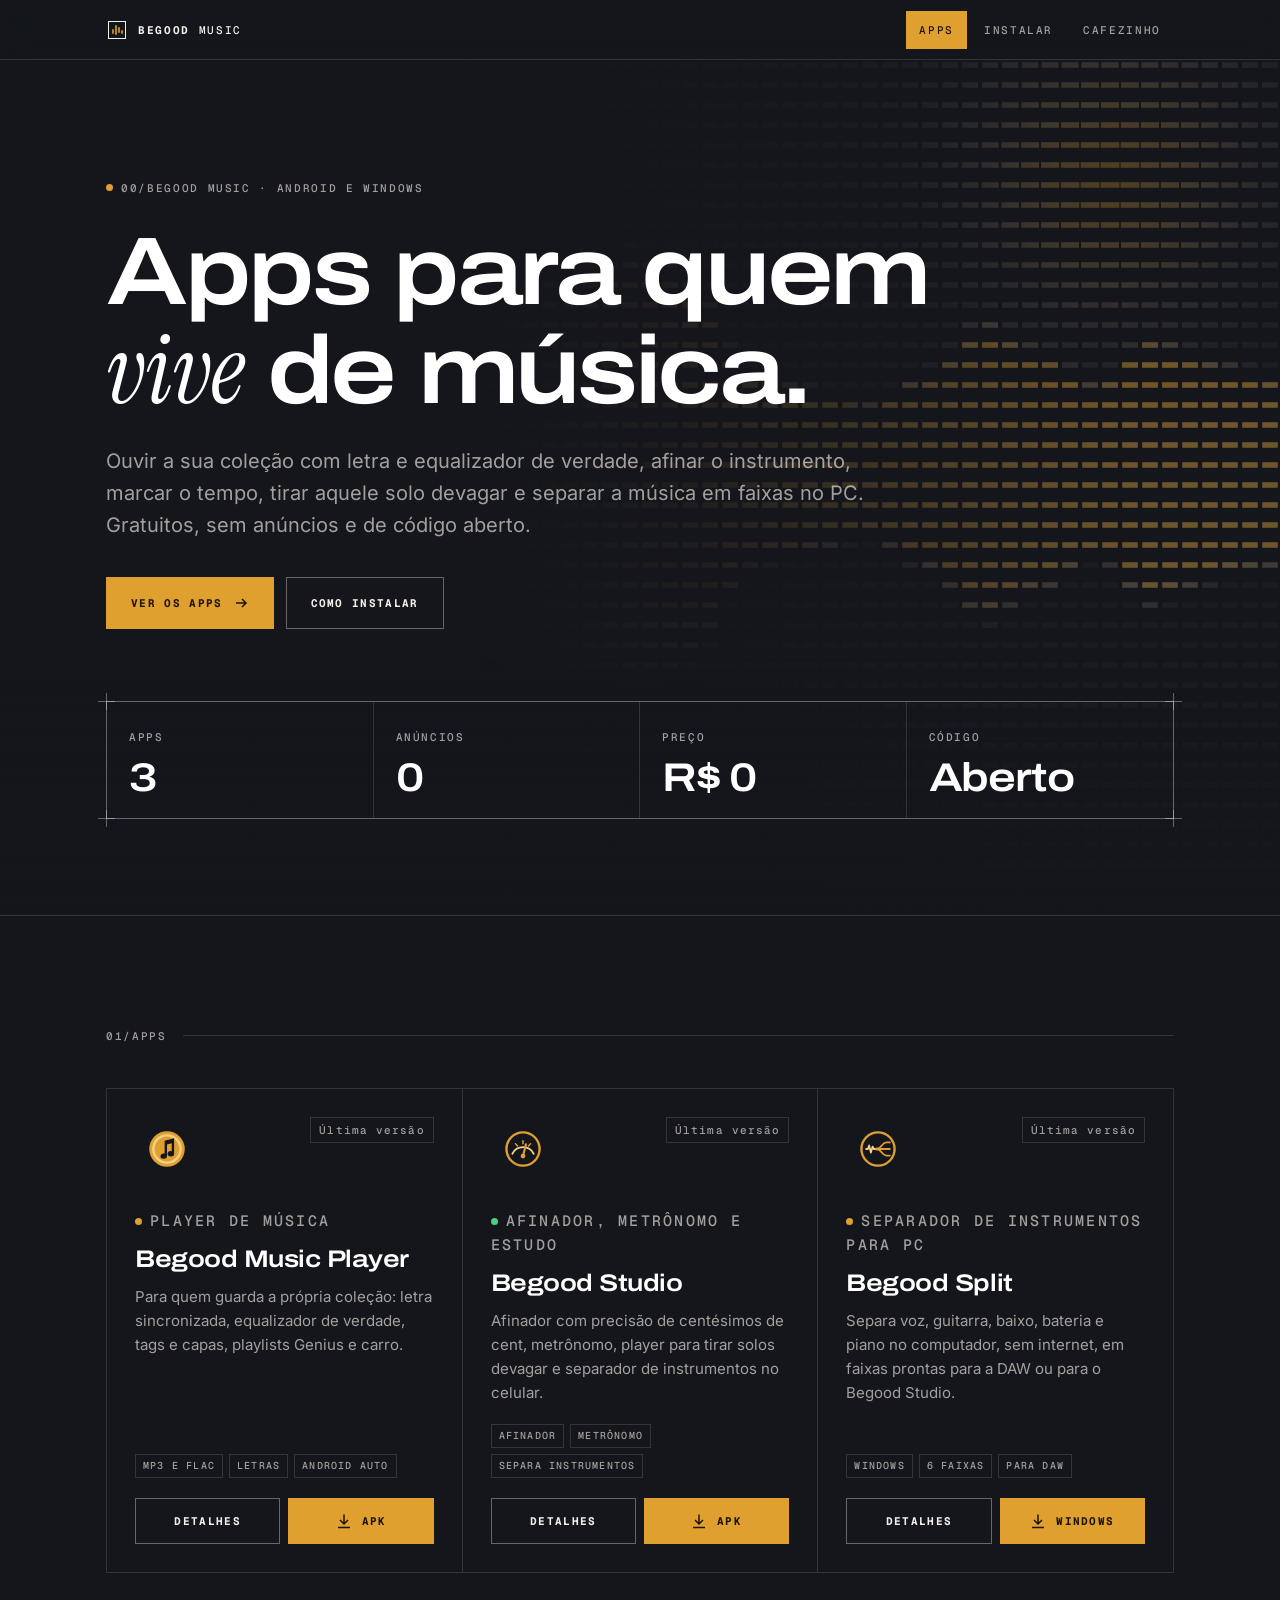
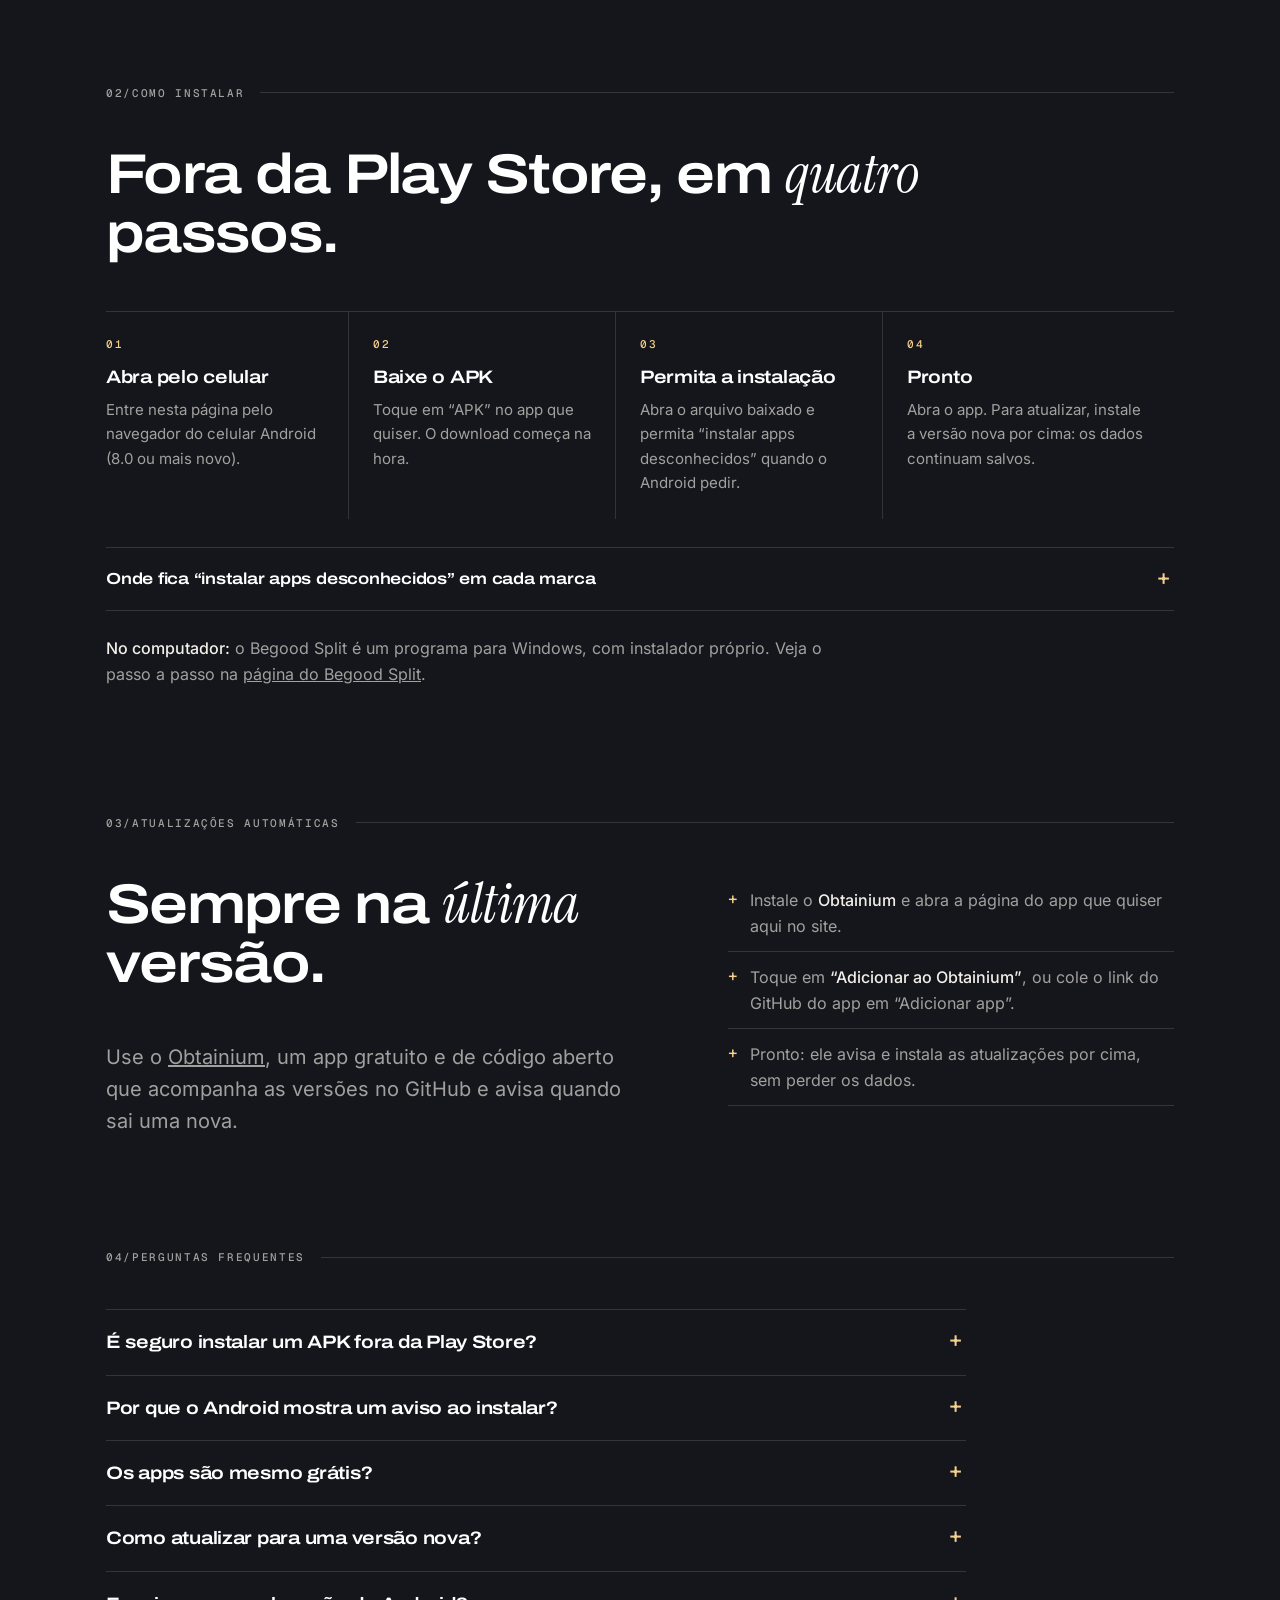
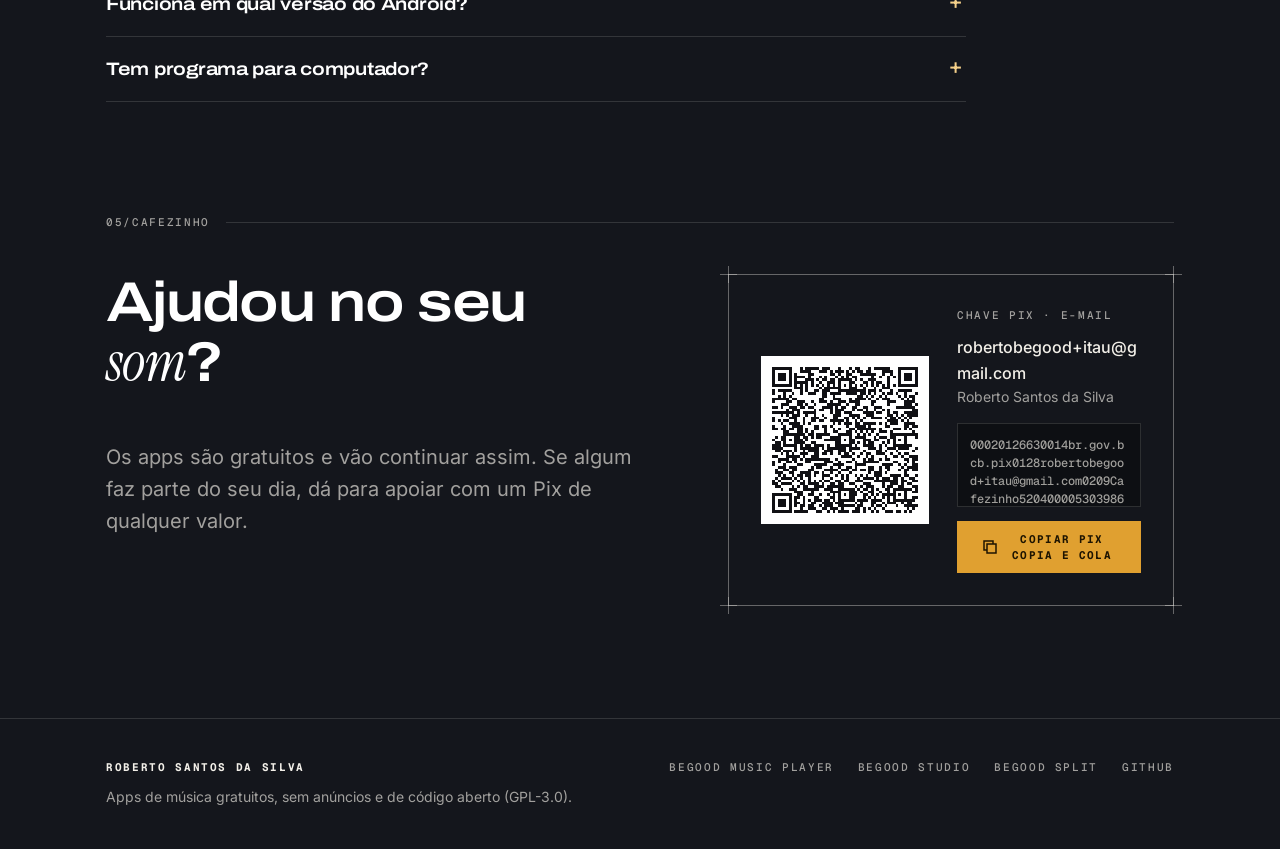
<file: index.html>
<!DOCTYPE html>
<html lang="pt-BR">
<head>
<meta charset="utf-8">
<meta name="viewport" content="width=device-width, initial-scale=1, viewport-fit=cover">
<title>Begood Music: player de música, afinador, metrônomo e separador de instrumentos grátis</title>
<meta name="description" content="Apps gratuitos, sem anúncios e de código aberto para quem ama música: Begood Music Player (player offline com letras e equalizador), Begood Studio (afinador, metrônomo, player de estudo e separador de instrumentos) para Android e Begood Split (separador de instrumentos para Windows).">
<meta name="author" content="Roberto Santos da Silva">
<meta name="theme-color" content="#14161c">
<link rel="canonical" href="https://begoodmusic.vercel.app/">
<meta property="og:type" content="website">
<meta property="og:locale" content="pt_BR">
<meta property="og:site_name" content="Begood Music">
<meta property="og:title" content="Begood Music: player de música, afinador, metrônomo e separador de instrumentos grátis">
<meta property="og:description" content="Apps gratuitos, sem anúncios e de código aberto para quem ama música: Begood Music Player (player offline com letras e equalizador), Begood Studio (afinador, metrônomo, player de estudo e separador de instrumentos) para Android e Begood Split (separador de instrumentos para Windows).">
<meta property="og:url" content="https://begoodmusic.vercel.app/">
<meta property="og:image" content="https://begoodmusic.vercel.app/assets/img/og.png">
<meta name="twitter:card" content="summary_large_image">
<link rel="icon" href="assets/img/favicon.svg" type="image/svg+xml">
<link rel="apple-touch-icon" href="assets/img/bmp-icone.png">
<link rel="preload" href="assets/fonts/archivo.woff" as="font" type="font/woff" crossorigin>
<link rel="preload" href="assets/fonts/inter-400.woff" as="font" type="font/woff" crossorigin>
<link rel="stylesheet" href="assets/css/site.css">
<script type="application/ld+json">{"@context":"https://schema.org","@type":"WebSite","name":"Begood Music","url":"https://begoodmusic.vercel.app/","inLanguage":"pt-BR","description":"Apps gratuitos, sem anúncios e de código aberto para quem ama música, no Android e no Windows.","author":{"@type":"Person","name":"Roberto Santos da Silva"}}</script>
<script type="application/ld+json">{"@context":"https://schema.org","@type":"FAQPage","mainEntity":[{"@type":"Question","name":"É seguro instalar um APK fora da Play Store?","acceptedAnswer":{"@type":"Answer","text":"Sim, desde que venha de uma fonte confiável. Os APKs dos apps Begood são gerados e assinados automaticamente a partir do código aberto, publicado no GitHub, onde qualquer pessoa pode conferir o que o app faz."}},{"@type":"Question","name":"Por que o Android mostra um aviso ao instalar?","acceptedAnswer":{"@type":"Answer","text":"O aviso aparece para qualquer app que não veio da Play Store. Basta permitir “instalar apps desconhecidos” para o navegador ou o gerenciador de arquivos. Se o Play Protect avisar, toque em Mais detalhes › Instalar mesmo assim."}},{"@type":"Question","name":"Os apps são mesmo grátis?","acceptedAnswer":{"@type":"Answer","text":"São. Não têm anúncios, compras dentro do app nem assinatura. Quem quiser pode apoiar com um cafezinho por Pix."}},{"@type":"Question","name":"Como atualizar para uma versão nova?","acceptedAnswer":{"@type":"Answer","text":"Baixe o APK da versão nova e instale por cima: os dados continuam. Para ser avisado sozinho, use o Obtainium, um app gratuito que acompanha as versões no GitHub."}},{"@type":"Question","name":"Funciona em qual versão do Android?","acceptedAnswer":{"@type":"Answer","text":"Android 8.0 ou mais novo, em celulares de qualquer marca."}},{"@type":"Question","name":"Tem programa para computador?","acceptedAnswer":{"@type":"Answer","text":"Tem. O Begood Split, para Windows 10 e 11 (64 bits), separa músicas em voz, guitarra, baixo, bateria, piano e outros, no próprio PC e sem internet. As faixas também abrem no Begood Studio do celular."}}]}</script>
</head>
<body class="app-bmp">
<a class="visually-hidden" href="#conteudo">Pular para o conteúdo</a>
<header class="topo">
  <div class="wrap">
    <a class="marca" href="/"><svg class="marca-sinal" viewBox="0 0 22 22" fill="none" aria-hidden="true"><rect x="2.5" y="2.5" width="17" height="17" stroke="currentColor"/><path d="M7 14v-3M10 15V7M13 13V9M16 14v-2" stroke="#E0A030" stroke-width="1.6" stroke-linecap="square"/></svg><span class="hud"><b>Begood</b> Music</span></a>
    <nav class="nav" aria-label="Principal">
      <a href="#apps" aria-current="page">Apps</a>
      <a href="#instalar">Instalar</a>
      <a class="nav-extra" href="#cafezinho">Cafezinho</a>
    </nav>
  </div>
</header>
<main id="conteudo">
<section class="hero">
  <canvas class="campo" aria-hidden="true"></canvas>
  <div class="wrap">
    <p class="hud"><span class="dot"></span>00/Begood Music · Android e Windows</p>
    <h1 class="display display-lg">Apps para quem<br><em>vive</em> de música.</h1>
    <p class="lead">Ouvir a sua coleção com letra e equalizador de verdade, afinar o instrumento, marcar o tempo, tirar aquele solo devagar e separar a música em faixas no PC. Gratuitos, sem anúncios e de código aberto.</p>
    <div class="hero-acoes">
      <a class="btn btn-solido" href="#apps">Ver os apps <svg viewBox="0 0 16 16" fill="none" stroke="currentColor" stroke-width="1.5" aria-hidden="true"><path d="M3 8h10M9 4l4 4-4 4"/></svg></a>
      <a class="btn" href="#instalar">Como instalar</a>
    </div>
    <div class="numeros marcas"><span class="canto c1"></span><span class="canto c2"></span><span class="canto c3"></span><span class="canto c4"></span>
      <div><span class="hud">Apps</span><strong>3</strong></div>
      <div><span class="hud">Anúncios</span><strong>0</strong></div>
      <div><span class="hud">Preço</span><strong>R$&nbsp;0</strong></div>
      <div><span class="hud">Código</span><strong>Aberto</strong></div>
    </div>
  </div>
</section>

<section class="secao" id="apps">
  <div class="wrap">
    <div class="rotulo hud revela">01/Apps</div>
    <div class="apps">
    <article class="app-card app-bmp revela">
      <div class="app-card-topo">
        <img class="app-icone" src="assets/img/bmp-icone.svg" width="64" height="64" alt="">
        <span class="versao" data-repo="robertobegood-jpg/Begood-Music-Player-app-Android" data-campo="versao">···</span>
      </div>
      <p class="hud" style="margin:0;flex:none"><span class="dot"></span>Player de música</p>
      <h3 class="heading"><a href="music-player/">Begood Music Player</a></h3>
      <p>Para quem guarda a própria coleção: letra sincronizada, equalizador de verdade, tags e capas, playlists Genius e carro.</p>
      <div class="tags"><span class="tag">MP3 e FLAC</span><span class="tag">Letras</span><span class="tag">Android Auto</span></div>
      <div class="acoes">
        <a class="btn" href="music-player/">Detalhes</a>
        <a class="btn btn-solido" href="https://github.com/robertobegood-jpg/Begood-Music-Player-app-Android/releases/latest" data-repo="robertobegood-jpg/Begood-Music-Player-app-Android" data-campo="baixar" rel="noopener"><svg viewBox="0 0 16 16" fill="none" stroke="currentColor" stroke-width="1.5" aria-hidden="true"><path d="M8 1.5v9M4 7l4 4 4-4M2 14.5h12"/></svg>APK</a>
      </div>
    </article>
    <article class="app-card app-studio revela">
      <div class="app-card-topo">
        <img class="app-icone" src="assets/img/studio-icone.svg" width="64" height="64" alt="">
        <span class="versao" data-repo="robertobegood-jpg/Begood-Studio-app-Android" data-campo="versao">···</span>
      </div>
      <p class="hud" style="margin:0;flex:none"><span class="dot"></span>Afinador, metrônomo e estudo</p>
      <h3 class="heading"><a href="studio/">Begood Studio</a></h3>
      <p>Afinador com precisão de centésimos de cent, metrônomo, player para tirar solos devagar e separador de instrumentos no celular.</p>
      <div class="tags"><span class="tag">Afinador</span><span class="tag">Metrônomo</span><span class="tag">Separa instrumentos</span></div>
      <div class="acoes">
        <a class="btn" href="studio/">Detalhes</a>
        <a class="btn btn-solido" href="https://github.com/robertobegood-jpg/Begood-Studio-app-Android/releases/latest" data-repo="robertobegood-jpg/Begood-Studio-app-Android" data-campo="baixar" rel="noopener"><svg viewBox="0 0 16 16" fill="none" stroke="currentColor" stroke-width="1.5" aria-hidden="true"><path d="M8 1.5v9M4 7l4 4 4-4M2 14.5h12"/></svg>APK</a>
      </div>
    </article>
    <article class="app-card app-split revela">
      <div class="app-card-topo">
        <img class="app-icone" src="assets/img/split-icone.svg" width="64" height="64" alt="">
        <span class="versao" data-repo="robertobegood-jpg/Begood-Split" data-campo="versao">···</span>
      </div>
      <p class="hud" style="margin:0;flex:none"><span class="dot"></span>Separador de instrumentos para PC</p>
      <h3 class="heading"><a href="split/">Begood Split</a></h3>
      <p>Separa voz, guitarra, baixo, bateria e piano no computador, sem internet, em faixas prontas para a DAW ou para o Begood Studio.</p>
      <div class="tags"><span class="tag">Windows</span><span class="tag">6 faixas</span><span class="tag">Para DAW</span></div>
      <div class="acoes">
        <a class="btn" href="split/">Detalhes</a>
        <a class="btn btn-solido" href="https://github.com/robertobegood-jpg/Begood-Split/releases/latest" data-repo="robertobegood-jpg/Begood-Split" data-campo="baixar" rel="noopener"><svg viewBox="0 0 16 16" fill="none" stroke="currentColor" stroke-width="1.5" aria-hidden="true"><path d="M8 1.5v9M4 7l4 4 4-4M2 14.5h12"/></svg>Windows</a>
      </div>
    </article>

    </div>
  </div>
</section>

<section class="secao" id="instalar">
  <div class="wrap">
    <div class="rotulo hud revela">02/Como instalar</div>
    <h2 class="display display-md secao-titulo revela">Fora da Play Store, em <em>quatro</em> passos.</h2>
    <ol class="passos">
    <li class="revela"><strong>Abra pelo celular</strong><p>Entre nesta página pelo navegador do celular Android (8.0 ou mais novo).</p></li>
    <li class="revela"><strong>Baixe o APK</strong><p>Toque em “APK” no app que quiser. O download começa na hora.</p></li>
    <li class="revela"><strong>Permita a instalação</strong><p>Abra o arquivo baixado e permita “instalar apps desconhecidos” quando o Android pedir.</p></li>
    <li class="revela"><strong>Pronto</strong><p>Abra o app. Para atualizar, instale a versão nova por cima: os dados continuam salvos.</p></li>
  </ol>
    <details class="marcas-cel revela">
      <summary>Onde fica “instalar apps desconhecidos” em cada marca</summary>
      <ul class="lista-simples">
        <li><strong>Samsung:</strong> Configurações › Aplicativos › menu ⋮ › Acesso especial › Instalar aplicativos desconhecidos.</li>
        <li><strong>Xiaomi, Redmi e Poco:</strong> Configurações › Privacidade (ou Proteção) › Fontes desconhecidas.</li>
        <li><strong>Motorola e Android puro:</strong> Configurações › Apps › Acesso especial a apps › Instalar apps desconhecidos.</li>
        <li>Escolha o app usado para abrir o APK (Chrome ou Arquivos) e ative <strong>Permitir desta fonte</strong>. Depois de instalar, pode desativar de novo.</li>
        <li>Se o <strong>Play Protect</strong> avisar que o app é desconhecido, toque em <strong>Mais detalhes › Instalar mesmo assim</strong>. O aviso aparece para qualquer app de fora da loja.</li>
      </ul>
    </details>
    <p class="muted revela" style="margin-top:24px;max-width:46em"><strong style="color:var(--ink);font-weight:500">No computador:</strong> o Begood Split é um programa para Windows, com instalador próprio. Veja o passo a passo na <a href="split/#instalar">página do Begood Split</a>.</p>
  </div>
</section>

<section class="secao" id="atualizacoes">
  <div class="wrap">
    <div class="rotulo hud revela">03/Atualizações automáticas</div>
    <div class="duas">
      <div class="revela">
        <h2 class="display display-md secao-titulo">Sempre na <em>última</em> versão.</h2>
        <p class="lead">Use o <a href="https://github.com/ImranR98/Obtainium" rel="noopener">Obtainium</a>, um app gratuito e de código aberto que acompanha as versões no GitHub e avisa quando sai uma nova.</p>
      </div>
      <ul class="lista-simples revela">
        <li>Instale o <strong>Obtainium</strong> e abra a página do app que quiser aqui no site.</li>
        <li>Toque em <strong>“Adicionar ao Obtainium”</strong>, ou cole o link do GitHub do app em “Adicionar app”.</li>
        <li>Pronto: ele avisa e instala as atualizações por cima, sem perder os dados.</li>
      </ul>
    </div>
  </div>
</section>

<section class="secao" id="perguntas">
  <div class="wrap">
    <div class="rotulo hud revela">04/Perguntas frequentes</div>
    <div class="faq">
      <details class="revela"><summary>É seguro instalar um APK fora da Play Store?</summary><p>Sim, desde que venha de uma fonte confiável. Os APKs dos apps Begood são gerados e assinados automaticamente a partir do código aberto, publicado no GitHub, onde qualquer pessoa pode conferir o que o app faz.</p></details>
      <details class="revela"><summary>Por que o Android mostra um aviso ao instalar?</summary><p>O aviso aparece para qualquer app que não veio da Play Store. Basta permitir “instalar apps desconhecidos” para o navegador ou o gerenciador de arquivos. Se o Play Protect avisar, toque em Mais detalhes › Instalar mesmo assim.</p></details>
      <details class="revela"><summary>Os apps são mesmo grátis?</summary><p>São. Não têm anúncios, compras dentro do app nem assinatura. Quem quiser pode apoiar com um cafezinho por Pix.</p></details>
      <details class="revela"><summary>Como atualizar para uma versão nova?</summary><p>Baixe o APK da versão nova e instale por cima: os dados continuam. Para ser avisado sozinho, use o Obtainium, um app gratuito que acompanha as versões no GitHub.</p></details>
      <details class="revela"><summary>Funciona em qual versão do Android?</summary><p>Android 8.0 ou mais novo, em celulares de qualquer marca.</p></details>
      <details class="revela"><summary>Tem programa para computador?</summary><p>Tem. O Begood Split, para Windows 10 e 11 (64 bits), separa músicas em voz, guitarra, baixo, bateria, piano e outros, no próprio PC e sem internet. As faixas também abrem no Begood Studio do celular.</p></details>
    </div>
  </div>
</section>

<section class="secao" id="cafezinho">
  <div class="wrap">
    <div class="rotulo hud revela">05/Cafezinho</div>
    <div class="duas">
      <div class="revela">
        <h2 class="display display-md secao-titulo">Ajudou no seu <em>som</em>?</h2>
        <p class="lead">Os apps são gratuitos e vão continuar assim. Se algum faz parte do seu dia, dá para apoiar com um Pix de qualquer valor.</p>
      </div>
      <div class="marcas pix revela"><span class="canto c1"></span><span class="canto c2"></span><span class="canto c3"></span><span class="canto c4"></span>
        <img class="pix-qr" src="assets/img/qr-pix.svg" width="168" height="168" alt="QR Code do Pix">
        <div>
          <p class="hud">Chave Pix · e-mail</p>
          <p style="margin:6px 0 0;font-weight:500;word-break:break-all">robertobegood+itau@gmail.com</p>
          <p class="muted" style="margin:0;font-size:14px">Roberto Santos da Silva</p>
          <code class="pix-codigo" id="pix">00020126630014br.gov.bcb.pix0128robertobegood+itau@gmail.com0209Cafezinho5204000053039865802BR5923Roberto Santos da Silva6009Sao Paulo62070503***63047463</code>
          <button class="btn btn-solido btn-largo" type="button" data-copiar="#pix"><svg viewBox="0 0 16 16" fill="none" stroke="currentColor" stroke-width="1.5" aria-hidden="true"><rect x="5" y="5" width="9" height="9"/><path d="M11 5V2H2v9h3"/></svg>Copiar Pix copia e cola</button>
        </div>
      </div>
    </div>
  </div>
</section>
</main>
<footer class="rodape">
  <div class="wrap">
    <div>
      <p class="hud"><b>Roberto Santos da Silva</b></p>
      <p class="muted" style="margin:6px 0 0;font-size:14px">Apps de música gratuitos, sem anúncios e de código aberto (GPL-3.0).</p>
    </div>
    <div class="rodape-links hud">
      <a href="music-player/">Begood Music Player</a>
      <a href="studio/">Begood Studio</a>
      <a href="split/">Begood Split</a>
      <a href="https://github.com/robertobegood-jpg" rel="noopener">GitHub</a>
    </div>
  </div>
</footer>
<script src="assets/js/site.js" defer></script>
<script src="assets/js/campo.js" defer></script>
</body>
</html>
</file>
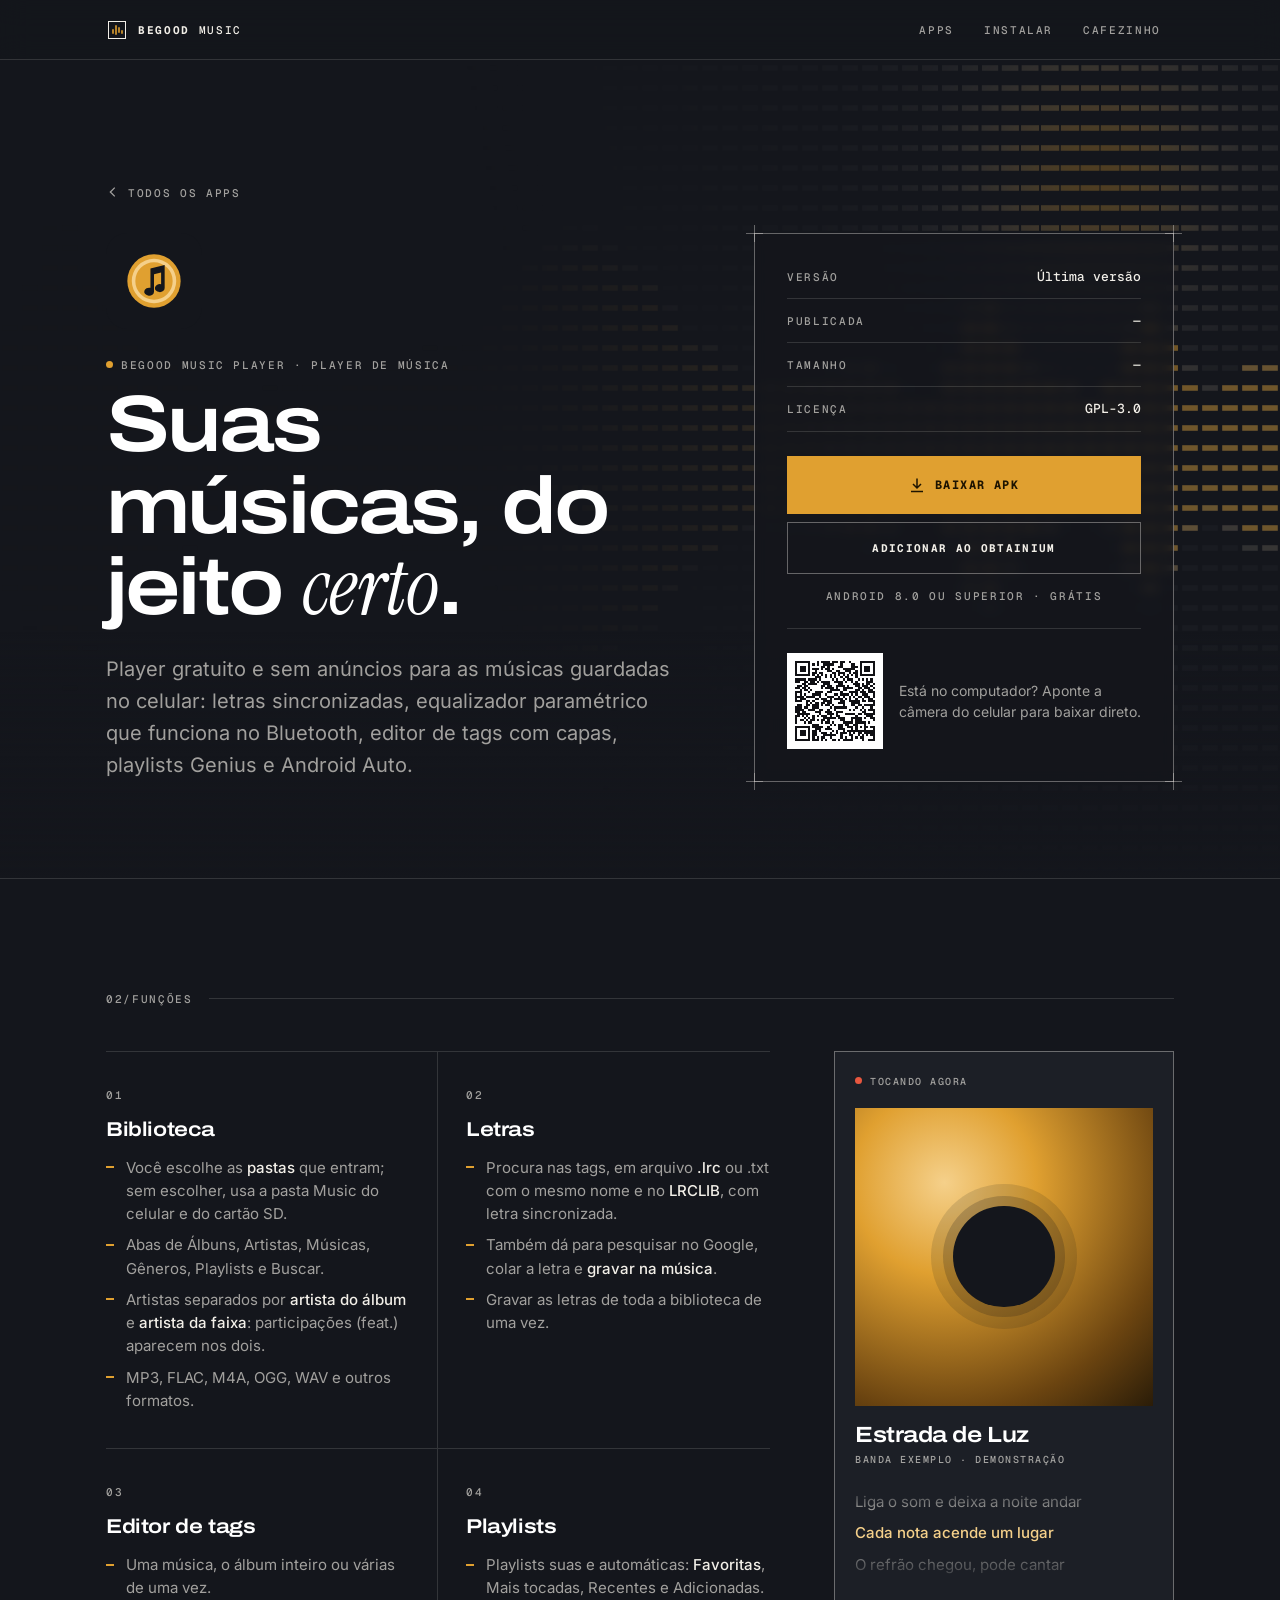
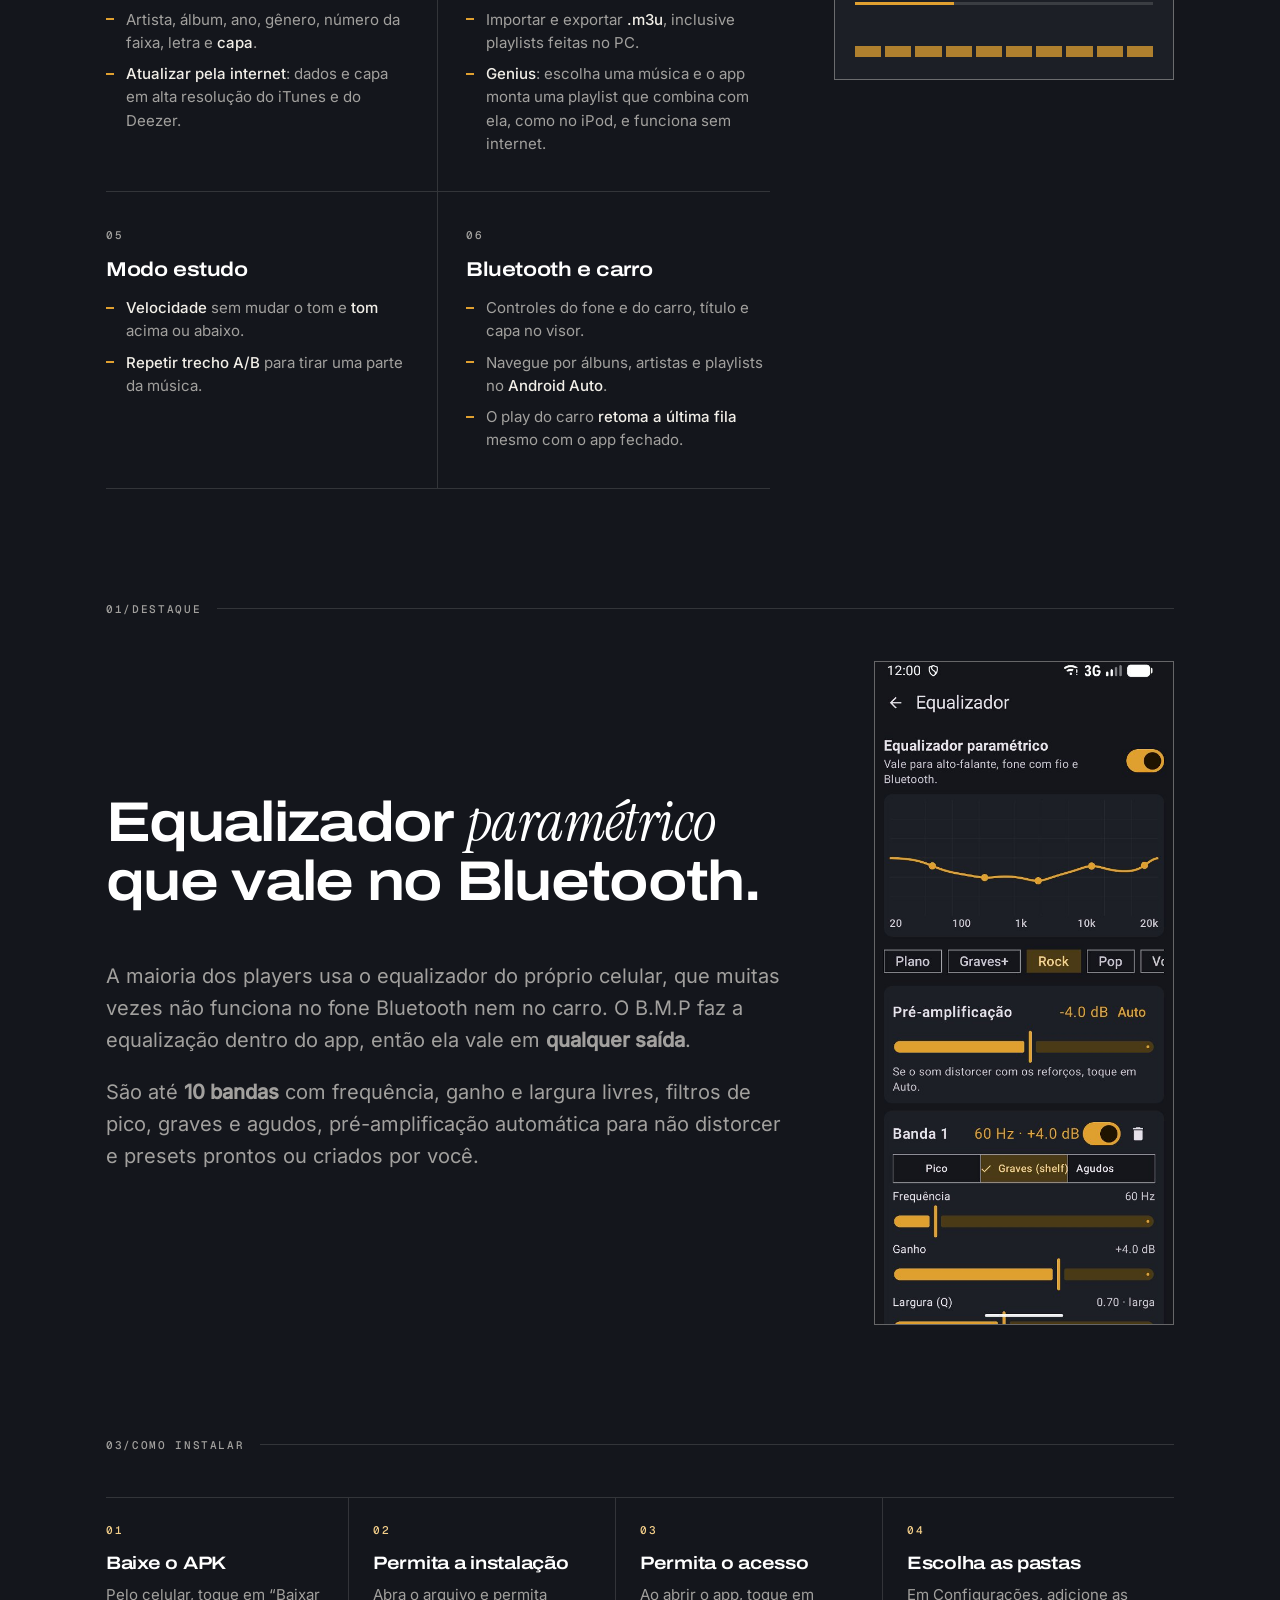
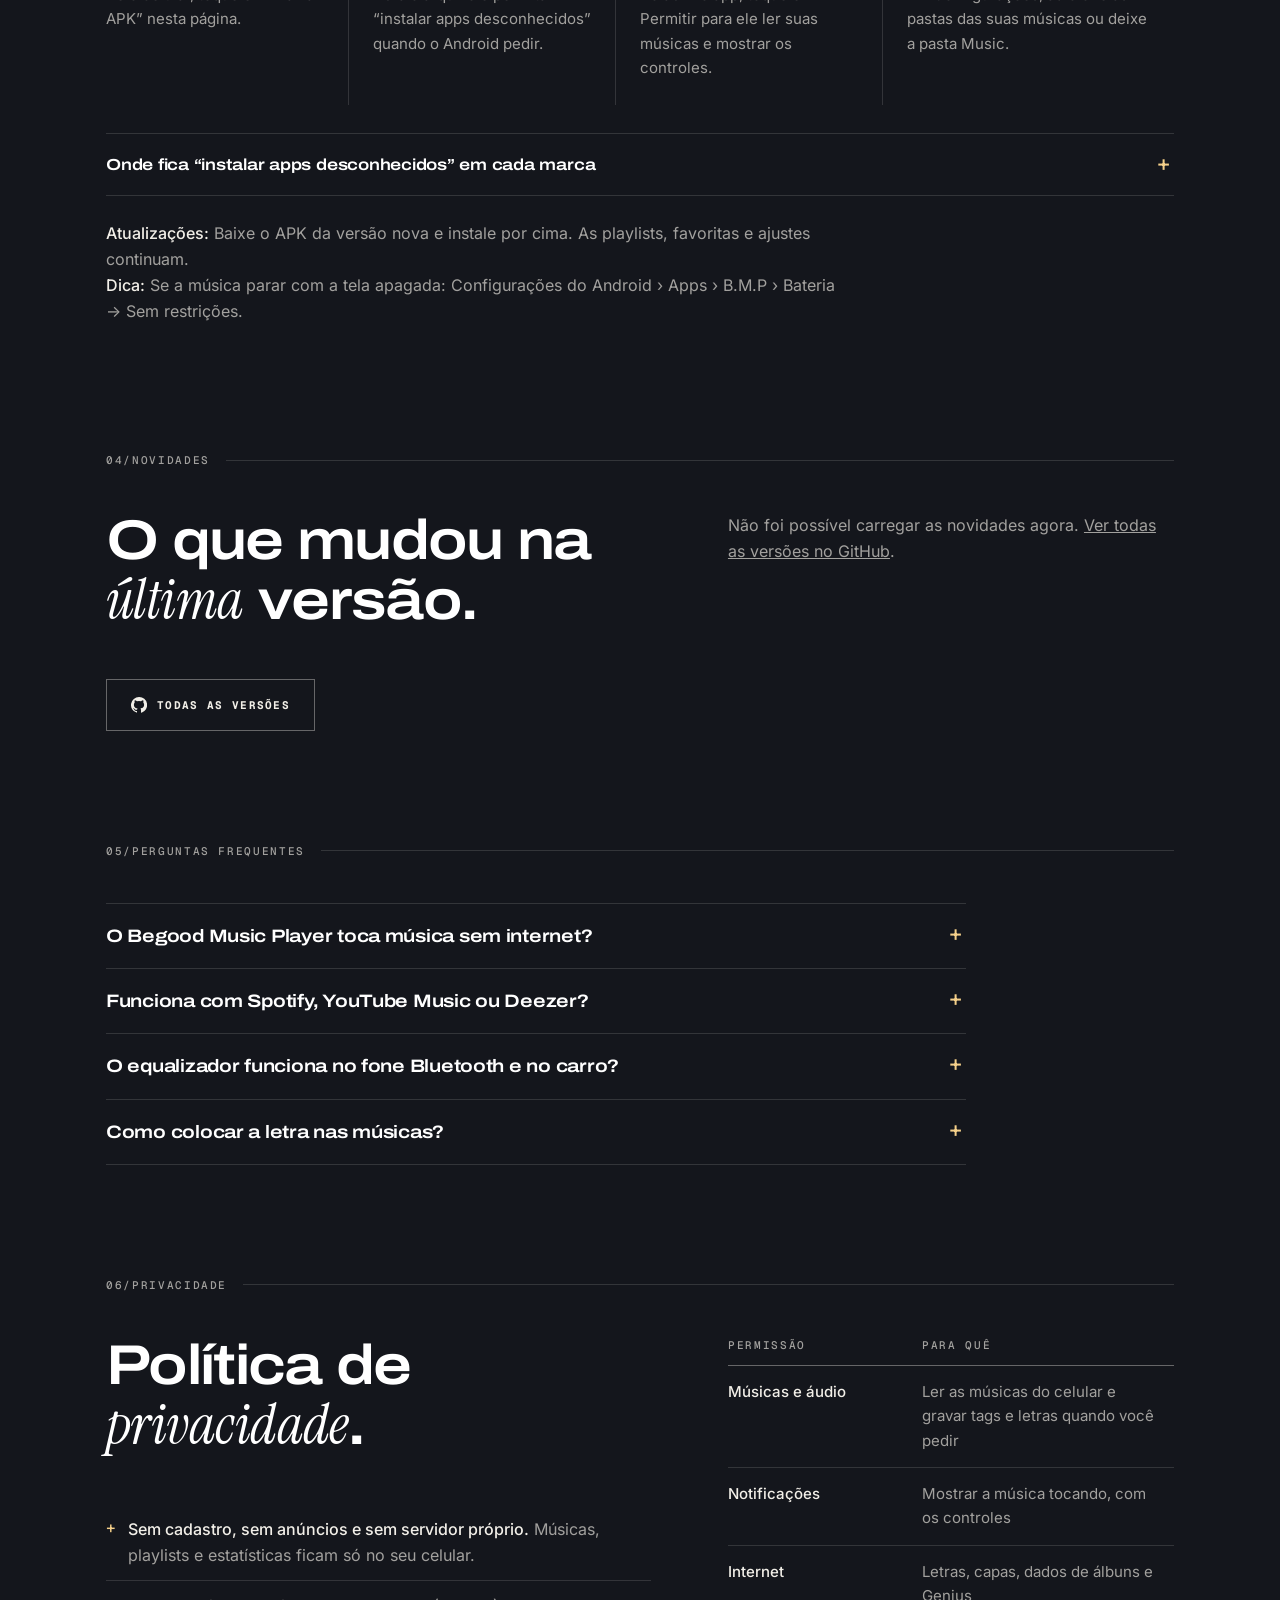
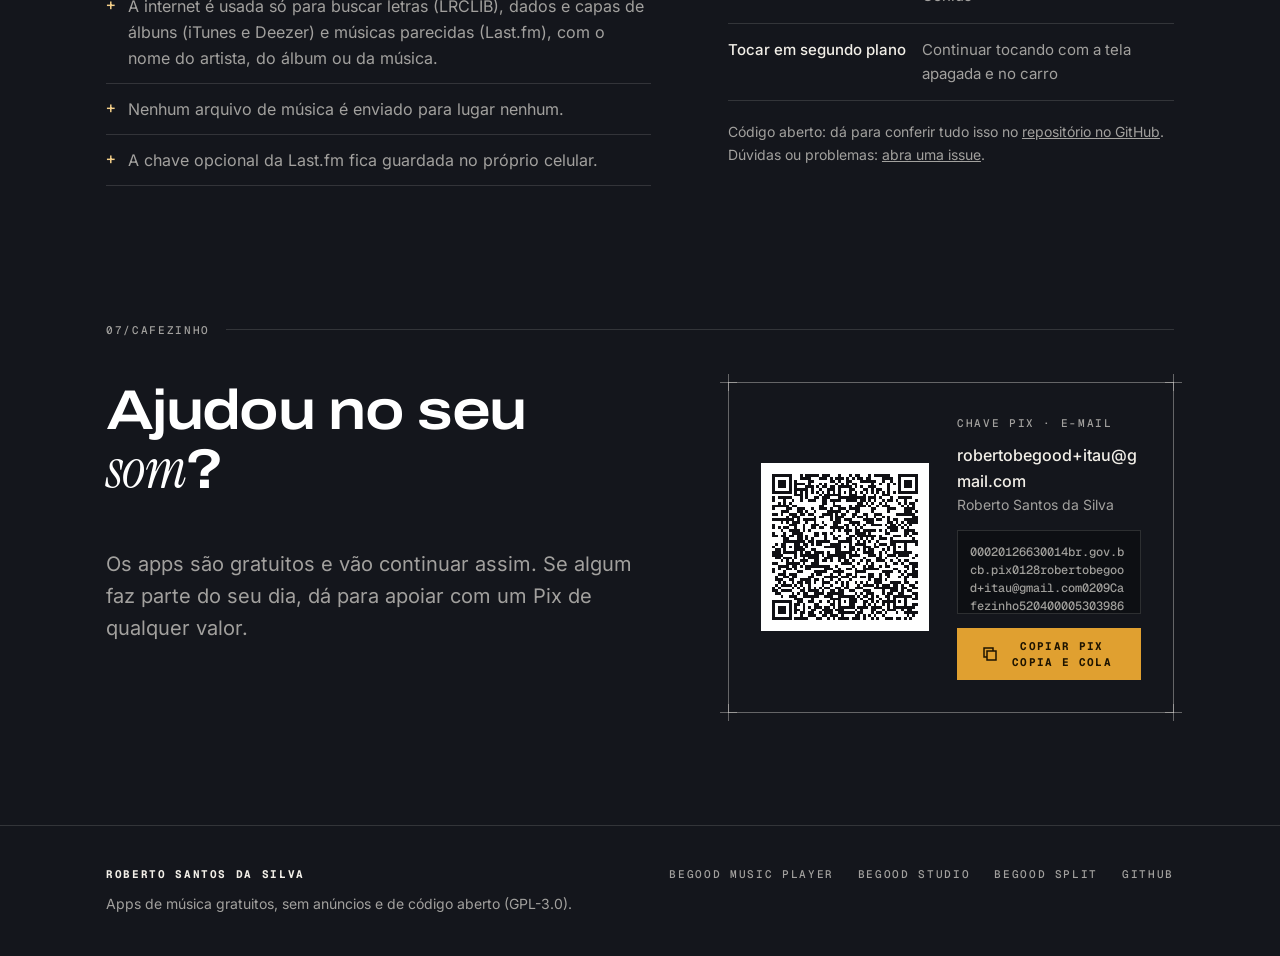
<file: music-player/index.html>
<!DOCTYPE html>
<html lang="pt-BR">
<head>
<meta charset="utf-8">
<meta name="viewport" content="width=device-width, initial-scale=1, viewport-fit=cover">
<title>Begood Music Player: player de música offline para Android, grátis e sem anúncios | Begood Music</title>
<meta name="description" content="Player gratuito e sem anúncios para as músicas guardadas no celular: letras sincronizadas, equalizador paramétrico que funciona no Bluetooth, editor de tags com capas, playlists Genius e Android Auto.">
<meta name="author" content="Roberto Santos da Silva">
<meta name="theme-color" content="#14161c">
<link rel="canonical" href="https://begoodmusic.vercel.app/music-player/">
<meta property="og:type" content="website">
<meta property="og:locale" content="pt_BR">
<meta property="og:site_name" content="Begood Music">
<meta property="og:title" content="Begood Music Player: player de música offline para Android, grátis e sem anúncios | Begood Music">
<meta property="og:description" content="Player gratuito e sem anúncios para as músicas guardadas no celular: letras sincronizadas, equalizador paramétrico que funciona no Bluetooth, editor de tags com capas, playlists Genius e Android Auto.">
<meta property="og:url" content="https://begoodmusic.vercel.app/music-player/">
<meta property="og:image" content="https://begoodmusic.vercel.app/assets/img/bmp-icone.png">
<meta name="twitter:card" content="summary">
<link rel="icon" href="../assets/img/favicon.svg" type="image/svg+xml">
<link rel="apple-touch-icon" href="../assets/img/bmp-icone.png">
<link rel="preload" href="../assets/fonts/archivo.woff" as="font" type="font/woff" crossorigin>
<link rel="preload" href="../assets/fonts/inter-400.woff" as="font" type="font/woff" crossorigin>
<link rel="stylesheet" href="../assets/css/site.css">
<script type="application/ld+json">{"@context":"https://schema.org","@type":"MobileApplication","name":"Begood Music Player","url":"https://begoodmusic.vercel.app/music-player/","description":"Player gratuito e sem anúncios para as músicas guardadas no celular: letras sincronizadas, equalizador paramétrico que funciona no Bluetooth, editor de tags com capas, playlists Genius e Android Auto.","operatingSystem":"Android 8.0 ou superior","applicationCategory":"MultimediaApplication","image":"https://begoodmusic.vercel.app/assets/img/bmp-icone.png","downloadUrl":"https://github.com/robertobegood-jpg/Begood-Music-Player-app-Android/releases/latest","license":"https://www.gnu.org/licenses/gpl-3.0.html","isAccessibleForFree":true,"inLanguage":"pt-BR","offers":{"@type":"Offer","price":"0","priceCurrency":"BRL"},"author":{"@type":"Person","name":"Roberto Santos da Silva"}}</script>
<script type="application/ld+json">{"@context":"https://schema.org","@type":"FAQPage","mainEntity":[{"@type":"Question","name":"O Begood Music Player toca música sem internet?","acceptedAnswer":{"@type":"Answer","text":"Sim. Ele toca as músicas que já estão no celular, sem internet. A internet só é usada, se você quiser, para buscar letras, capas e dados de álbuns."}},{"@type":"Question","name":"Funciona com Spotify, YouTube Music ou Deezer?","acceptedAnswer":{"@type":"Answer","text":"Não. O B.M.P é para os seus arquivos de música (MP3, FLAC, M4A, OGG...) guardados no celular ou no cartão de memória."}},{"@type":"Question","name":"O equalizador funciona no fone Bluetooth e no carro?","acceptedAnswer":{"@type":"Answer","text":"Funciona. A equalização é feita dentro do app, então vale para alto-falante, fone com fio, fone Bluetooth e som do carro."}},{"@type":"Question","name":"Como colocar a letra nas músicas?","acceptedAnswer":{"@type":"Answer","text":"Abra a letra em Tocando agora. O app procura nas tags, em arquivos .lrc e no LRCLIB. Depois toque em Gravar na música para ela ficar salva no próprio arquivo."}}]}</script>
</head>
<body class="app-bmp">
<a class="visually-hidden" href="#conteudo">Pular para o conteúdo</a>
<header class="topo">
  <div class="wrap">
    <a class="marca" href="../"><svg class="marca-sinal" viewBox="0 0 22 22" fill="none" aria-hidden="true"><rect x="2.5" y="2.5" width="17" height="17" stroke="currentColor"/><path d="M7 14v-3M10 15V7M13 13V9M16 14v-2" stroke="#E0A030" stroke-width="1.6" stroke-linecap="square"/></svg><span class="hud"><b>Begood</b> Music</span></a>
    <nav class="nav" aria-label="Principal">
      <a href="../#apps">Apps</a>
      <a href="../#instalar">Instalar</a>
      <a class="nav-extra" href="../#cafezinho">Cafezinho</a>
    </nav>
  </div>
</header>
<main id="conteudo">
<section class="hero">
  <canvas class="campo" aria-hidden="true"></canvas>
  <div class="wrap">
    <a class="voltar hud" href="../"><svg viewBox="0 0 16 16" width="14" height="14" fill="none" stroke="currentColor" stroke-width="1.5" aria-hidden="true"><path d="M10 3 5 8l5 5"/></svg>Todos os apps</a>
    <div class="app-hero">
      <div>
        <img class="app-icone app-icone-lg" src="../assets/img/bmp-icone.svg" width="96" height="96" alt="Ícone do Begood Music Player">
        <p class="hud"><span class="dot"></span>Begood Music Player · Player de música</p>
        <h1 class="display display-lg" style="font-size:clamp(40px,7.5vw,80px)">Suas músicas, do jeito <em>certo</em>.</h1>
        <p class="lead">Player gratuito e sem anúncios para as músicas guardadas no celular: letras sincronizadas, equalizador paramétrico que funciona no Bluetooth, editor de tags com capas, playlists Genius e Android Auto.</p>
      </div>
      <div class="baixar marcas" id="baixar"><span class="canto c1"></span><span class="canto c2"></span><span class="canto c3"></span><span class="canto c4"></span>
        <div class="baixar-linha"><span class="hud">Versão</span><span data-repo="robertobegood-jpg/Begood-Music-Player-app-Android" data-campo="versao">···</span></div>
        <div class="baixar-linha"><span class="hud">Publicada</span><span data-repo="robertobegood-jpg/Begood-Music-Player-app-Android" data-campo="data">···</span></div>
        <div class="baixar-linha"><span class="hud">Tamanho</span><span data-repo="robertobegood-jpg/Begood-Music-Player-app-Android" data-campo="tamanho">···</span></div>
        <div class="baixar-linha"><span class="hud">Licença</span><span>GPL-3.0</span></div>
        <a class="btn btn-solido btn-largo" href="https://github.com/robertobegood-jpg/Begood-Music-Player-app-Android/releases/latest" data-repo="robertobegood-jpg/Begood-Music-Player-app-Android" data-campo="baixar" rel="noopener"><svg viewBox="0 0 16 16" fill="none" stroke="currentColor" stroke-width="1.5" aria-hidden="true"><path d="M8 1.5v9M4 7l4 4 4-4M2 14.5h12"/></svg><span data-rotulo="Baixar APK">Baixar APK</span></a>
        <a class="btn btn-largo" href="obtainium://add/https://github.com/robertobegood-jpg/Begood-Music-Player-app-Android">Adicionar ao Obtainium</a>
        <p class="hud aviso-req">Android 8.0 ou superior · Grátis</p>
        <div class="baixar-qr">
          <img src="../assets/img/qr-bmp.svg" width="96" height="96" alt="QR Code para baixar o Begood Music Player" loading="lazy">
          <p>Está no computador? Aponte a câmera do celular para baixar direto.</p>
        </div>
      </div>
    </div>
  </div>
</section>

<section class="secao">
  <div class="wrap">
    <div class="rotulo hud revela">02/Funções</div>
    <div class="funcoes-com-maquete">
      <div class="funcoes">
        <div class="funcao revela"><span class="hud">01</span><h3 class="heading">Biblioteca</h3><ul><li>Você escolhe as <strong>pastas</strong> que entram; sem escolher, usa a pasta Music do celular e do cartão SD.</li><li>Abas de Álbuns, Artistas, Músicas, Gêneros, Playlists e Buscar.</li><li>Artistas separados por <strong>artista do álbum</strong> e <strong>artista da faixa</strong>: participações (feat.) aparecem nos dois.</li><li>MP3, FLAC, M4A, OGG, WAV e outros formatos.</li></ul></div>
        <div class="funcao revela"><span class="hud">02</span><h3 class="heading">Letras</h3><ul><li>Procura nas tags, em arquivo <strong>.lrc</strong> ou .txt com o mesmo nome e no <strong>LRCLIB</strong>, com letra sincronizada.</li><li>Também dá para pesquisar no Google, colar a letra e <strong>gravar na música</strong>.</li><li>Gravar as letras de toda a biblioteca de uma vez.</li></ul></div>
        <div class="funcao revela"><span class="hud">03</span><h3 class="heading">Editor de tags</h3><ul><li>Uma música, o álbum inteiro ou várias de uma vez.</li><li>Artista, álbum, ano, gênero, número da faixa, letra e <strong>capa</strong>.</li><li><strong>Atualizar pela internet</strong>: dados e capa em alta resolução do iTunes e do Deezer.</li></ul></div>
        <div class="funcao revela"><span class="hud">04</span><h3 class="heading">Playlists</h3><ul><li>Playlists suas e automáticas: <strong>Favoritas</strong>, Mais tocadas, Recentes e Adicionadas.</li><li>Importar e exportar <strong>.m3u</strong>, inclusive playlists feitas no PC.</li><li><strong>Genius</strong>: escolha uma música e o app monta uma playlist que combina com ela, como no iPod, e funciona sem internet.</li></ul></div>
        <div class="funcao revela"><span class="hud">05</span><h3 class="heading">Modo estudo</h3><ul><li><strong>Velocidade</strong> sem mudar o tom e <strong>tom</strong> acima ou abaixo.</li><li><strong>Repetir trecho A/B</strong> para tirar uma parte da música.</li></ul></div>
        <div class="funcao revela"><span class="hud">06</span><h3 class="heading">Bluetooth e carro</h3><ul><li>Controles do fone e do carro, título e capa no visor.</li><li>Navegue por álbuns, artistas e playlists no <strong>Android Auto</strong>.</li><li>O play do carro <strong>retoma a última fila</strong> mesmo com o app fechado.</li></ul></div>
      </div>
      <div class="revela maquete-lado"><div class="maquete marcas maquete-letra" aria-hidden="true"><span class="canto c1"></span><span class="canto c2"></span><span class="canto c3"></span><span class="canto c4"></span>
        <p class="hud ao-vivo" style="margin:0">Tocando agora</p>
        <div class="capa-falsa"><span></span></div>
        <p class="faixa-nome">Estrada de Luz</p>
        <p class="hud" style="margin:0">Banda Exemplo · Demonstração</p>
        <div class="letra"><div data-letra>
          <p>Liga o som e deixa a noite andar</p>
          <p>Cada nota acende um lugar</p>
          <p>O refrão chegou, pode cantar</p>
          <p>Sua coleção, do jeito que é</p>
          <p>Volume no talo, batida no pé</p>
          <p>Toca de novo, se a gente quiser</p>
        </div></div>
        <div class="barra-tempo"><i data-tempo></i></div>
        <div class="eq-mini"><i></i><i></i><i></i><i></i><i></i><i></i><i></i><i></i><i></i><i></i></div>
      </div></div>
    </div>
  </div>
</section>

<section class="secao">
  <div class="wrap">
    <div class="rotulo hud revela">01/Destaque</div>
    <div class="destaque">
      <div class="revela">
        <h2 class="display display-md secao-titulo">Equalizador <em>paramétrico</em> que vale no Bluetooth.</h2>
        <p class="lead" style="margin-bottom:1em">A maioria dos players usa o equalizador do próprio celular, que muitas vezes não funciona no fone Bluetooth nem no carro. O B.M.P faz a equalização dentro do app, então ela vale em <strong>qualquer saída</strong>.</p>
        <p class="lead" style="margin-bottom:1em">São até <strong>10 bandas</strong> com frequência, ganho e largura livres, filtros de pico, graves e agudos, pré-amplificação automática para não distorcer e presets prontos ou criados por você.</p>
      </div>
      <figure class="destaque-print revela"><img src="../assets/img/bmp-equalizador.jpg" width="540" height="1200" alt="Tela do equalizador paramétrico do Begood Music Player com o preset Rock" loading="lazy"></figure>
    </div>
  </div>
</section>
<section class="secao" id="instalar">
  <div class="wrap">
    <div class="rotulo hud revela">03/Como instalar</div>
    <ol class="passos">
    <li class="revela"><strong>Baixe o APK</strong><p>Pelo celular, toque em “Baixar APK” nesta página.</p></li>
    <li class="revela"><strong>Permita a instalação</strong><p>Abra o arquivo e permita “instalar apps desconhecidos” quando o Android pedir.</p></li>
    <li class="revela"><strong>Permita o acesso</strong><p>Ao abrir o app, toque em Permitir para ele ler suas músicas e mostrar os controles.</p></li>
    <li class="revela"><strong>Escolha as pastas</strong><p>Em Configurações, adicione as pastas das suas músicas ou deixe a pasta Music.</p></li>
  </ol>
    <details class="marcas-cel revela">
      <summary>Onde fica “instalar apps desconhecidos” em cada marca</summary>
      <ul class="lista-simples">
        <li><strong>Samsung:</strong> Configurações › Aplicativos › menu ⋮ › Acesso especial › Instalar aplicativos desconhecidos.</li>
        <li><strong>Xiaomi, Redmi e Poco:</strong> Configurações › Privacidade (ou Proteção) › Fontes desconhecidas.</li>
        <li><strong>Motorola e Android puro:</strong> Configurações › Apps › Acesso especial a apps › Instalar apps desconhecidos.</li>
        <li>Escolha o app usado para abrir o APK (Chrome ou Arquivos) e ative <strong>Permitir desta fonte</strong>. Depois de instalar, pode desativar de novo.</li>
        <li>Se o <strong>Play Protect</strong> avisar que o app é desconhecido, toque em <strong>Mais detalhes › Instalar mesmo assim</strong>. O aviso aparece para qualquer app de fora da loja.</li>
      </ul>
    </details>
    <p class="muted revela" style="margin-top:24px;max-width:46em"><strong style="color:var(--ink);font-weight:500">Atualizações:</strong> Baixe o APK da versão nova e instale por cima. As playlists, favoritas e ajustes continuam.<br><strong style="color:var(--ink);font-weight:500">Dica:</strong> Se a música parar com a tela apagada: Configurações do Android › Apps › B.M.P › Bateria → Sem restrições.</p>
  </div>
</section>

<section class="secao">
  <div class="wrap">
    <div class="rotulo hud revela">04/Novidades</div>
    <div class="duas">
      <div class="revela">
        <h2 class="display display-md secao-titulo">O que mudou na <em>última</em> versão.</h2>
        <a class="btn" href="https://github.com/robertobegood-jpg/Begood-Music-Player-app-Android/releases" rel="noopener"><svg viewBox="0 0 16 16" fill="currentColor" aria-hidden="true"><path d="M8 0a8 8 0 0 0-2.53 15.59c.4.07.55-.17.55-.38v-1.33c-2.23.48-2.7-1.07-2.7-1.07-.36-.92-.89-1.17-.89-1.17-.73-.5.05-.49.05-.49.8.06 1.23.83 1.23.83.72 1.22 1.88.87 2.34.66.07-.52.28-.87.5-1.07-1.78-.2-3.65-.89-3.65-3.95 0-.87.31-1.59.82-2.15-.08-.2-.36-1.02.08-2.12 0 0 .67-.21 2.2.82a7.6 7.6 0 0 1 4 0c1.53-1.04 2.2-.82 2.2-.82.44 1.1.16 1.92.08 2.12.51.56.82 1.28.82 2.15 0 3.07-1.87 3.75-3.65 3.95.29.25.54.73.54 1.48v2.2c0 .21.15.46.55.38A8 8 0 0 0 8 0Z"/></svg>Todas as versões</a>
      </div>
      <div class="notas revela" data-repo="robertobegood-jpg/Begood-Music-Player-app-Android" data-campo="notas" aria-live="polite">
        <div class="esqueleto" style="width:40%"></div><div class="esqueleto"></div><div class="esqueleto" style="width:85%"></div><div class="esqueleto" style="width:70%"></div>
      </div>
    </div>
  </div>
</section>

<section class="secao">
  <div class="wrap">
    <div class="rotulo hud revela">05/Perguntas frequentes</div>
    <div class="faq">
      <details class="revela"><summary>O Begood Music Player toca música sem internet?</summary><p>Sim. Ele toca as músicas que já estão no celular, sem internet. A internet só é usada, se você quiser, para buscar letras, capas e dados de álbuns.</p></details>
      <details class="revela"><summary>Funciona com Spotify, YouTube Music ou Deezer?</summary><p>Não. O B.M.P é para os seus arquivos de música (MP3, FLAC, M4A, OGG...) guardados no celular ou no cartão de memória.</p></details>
      <details class="revela"><summary>O equalizador funciona no fone Bluetooth e no carro?</summary><p>Funciona. A equalização é feita dentro do app, então vale para alto-falante, fone com fio, fone Bluetooth e som do carro.</p></details>
      <details class="revela"><summary>Como colocar a letra nas músicas?</summary><p>Abra a letra em Tocando agora. O app procura nas tags, em arquivos .lrc e no LRCLIB. Depois toque em Gravar na música para ela ficar salva no próprio arquivo.</p></details>
    </div>
  </div>
</section>

<section class="secao" id="privacidade">
  <div class="wrap">
    <div class="rotulo hud revela">06/Privacidade</div>
    <div class="duas">
      <div class="revela">
        <h2 class="display display-md secao-titulo">Política de <em>privacidade</em>.</h2>
        <ul class="lista-simples">
          <li><strong>Sem cadastro, sem anúncios e sem servidor próprio.</strong> Músicas, playlists e estatísticas ficam só no seu celular.</li>
          <li>A internet é usada só para buscar letras (LRCLIB), dados e capas de álbuns (iTunes e Deezer) e músicas parecidas (Last.fm), com o nome do artista, do álbum ou da música.</li>
          <li>Nenhum arquivo de música é enviado para lugar nenhum.</li>
          <li>A chave opcional da Last.fm fica guardada no próprio celular.</li>
        </ul>
      </div>
      <div class="revela">
        <table class="tabela">
          <thead><tr><th>Permissão</th><th>Para quê</th></tr></thead>
          <tbody>
            <tr><td>Músicas e áudio</td><td>Ler as músicas do celular e gravar tags e letras quando você pedir</td></tr>
            <tr><td>Notificações</td><td>Mostrar a música tocando, com os controles</td></tr>
            <tr><td>Internet</td><td>Letras, capas, dados de álbuns e Genius</td></tr>
            <tr><td>Tocar em segundo plano</td><td>Continuar tocando com a tela apagada e no carro</td></tr>
          </tbody>
        </table>
        <p class="muted" style="font-size:14px;margin-top:20px">Código aberto: dá para conferir tudo isso no <a href="https://github.com/robertobegood-jpg/Begood-Music-Player-app-Android" rel="noopener">repositório no GitHub</a>. Dúvidas ou problemas: <a href="https://github.com/robertobegood-jpg/Begood-Music-Player-app-Android/issues" rel="noopener">abra uma issue</a>.</p>
      </div>
    </div>
  </div>
</section>

<section class="secao" id="cafezinho">
  <div class="wrap">
    <div class="rotulo hud revela">07/Cafezinho</div>
    <div class="duas">
      <div class="revela">
        <h2 class="display display-md secao-titulo">Ajudou no seu <em>som</em>?</h2>
        <p class="lead">Os apps são gratuitos e vão continuar assim. Se algum faz parte do seu dia, dá para apoiar com um Pix de qualquer valor.</p>
      </div>
      <div class="marcas pix revela"><span class="canto c1"></span><span class="canto c2"></span><span class="canto c3"></span><span class="canto c4"></span>
        <img class="pix-qr" src="../assets/img/qr-pix.svg" width="168" height="168" alt="QR Code do Pix">
        <div>
          <p class="hud">Chave Pix · e-mail</p>
          <p style="margin:6px 0 0;font-weight:500;word-break:break-all">robertobegood+itau@gmail.com</p>
          <p class="muted" style="margin:0;font-size:14px">Roberto Santos da Silva</p>
          <code class="pix-codigo" id="pix">00020126630014br.gov.bcb.pix0128robertobegood+itau@gmail.com0209Cafezinho5204000053039865802BR5923Roberto Santos da Silva6009Sao Paulo62070503***63047463</code>
          <button class="btn btn-solido btn-largo" type="button" data-copiar="#pix"><svg viewBox="0 0 16 16" fill="none" stroke="currentColor" stroke-width="1.5" aria-hidden="true"><rect x="5" y="5" width="9" height="9"/><path d="M11 5V2H2v9h3"/></svg>Copiar Pix copia e cola</button>
        </div>
      </div>
    </div>
  </div>
</section>
</main>
<script>
(function(){var L=document.querySelectorAll('[data-letra] p'),T=document.querySelector('[data-tempo]'),i=0;
function m(){L.forEach(function(p,k){p.className=k===i?'atual':(k<i?'passou':'')});var c=document.querySelector('[data-letra]');c.style.transform='translateY('+(-Math.max(0,i-1)*2.1)+'em)';T.style.width=((i+1)/L.length*100)+'%';}
m();if(matchMedia('(prefers-reduced-motion: reduce)').matches)return;setInterval(function(){i=(i+1)%L.length;m();},2400);})();
</script>
<footer class="rodape">
  <div class="wrap">
    <div>
      <p class="hud"><b>Roberto Santos da Silva</b></p>
      <p class="muted" style="margin:6px 0 0;font-size:14px">Apps de música gratuitos, sem anúncios e de código aberto (GPL-3.0).</p>
    </div>
    <div class="rodape-links hud">
      <a href="../music-player/">Begood Music Player</a>
      <a href="../studio/">Begood Studio</a>
      <a href="../split/">Begood Split</a>
      <a href="https://github.com/robertobegood-jpg" rel="noopener">GitHub</a>
    </div>
  </div>
</footer>
<script src="../assets/js/site.js" defer></script>
<script src="../assets/js/campo.js" defer></script>
</body>
</html>
</file>
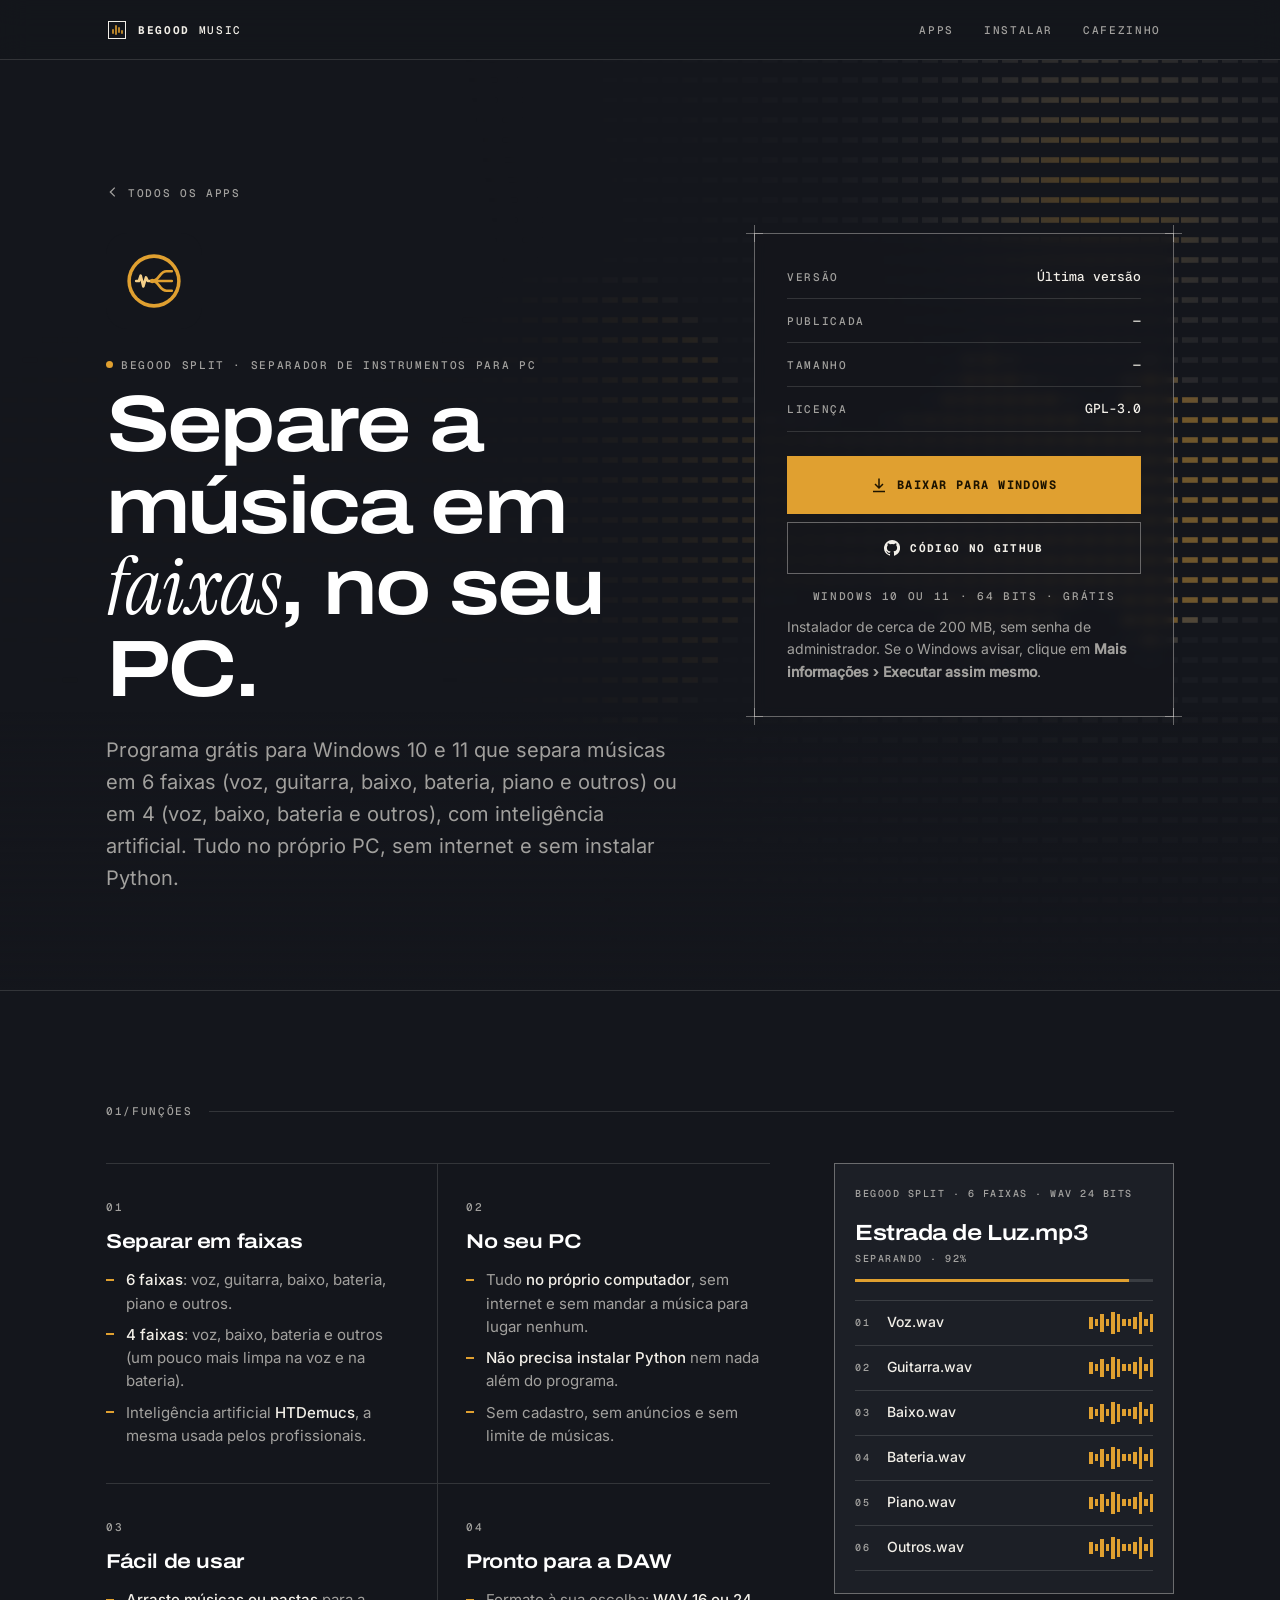
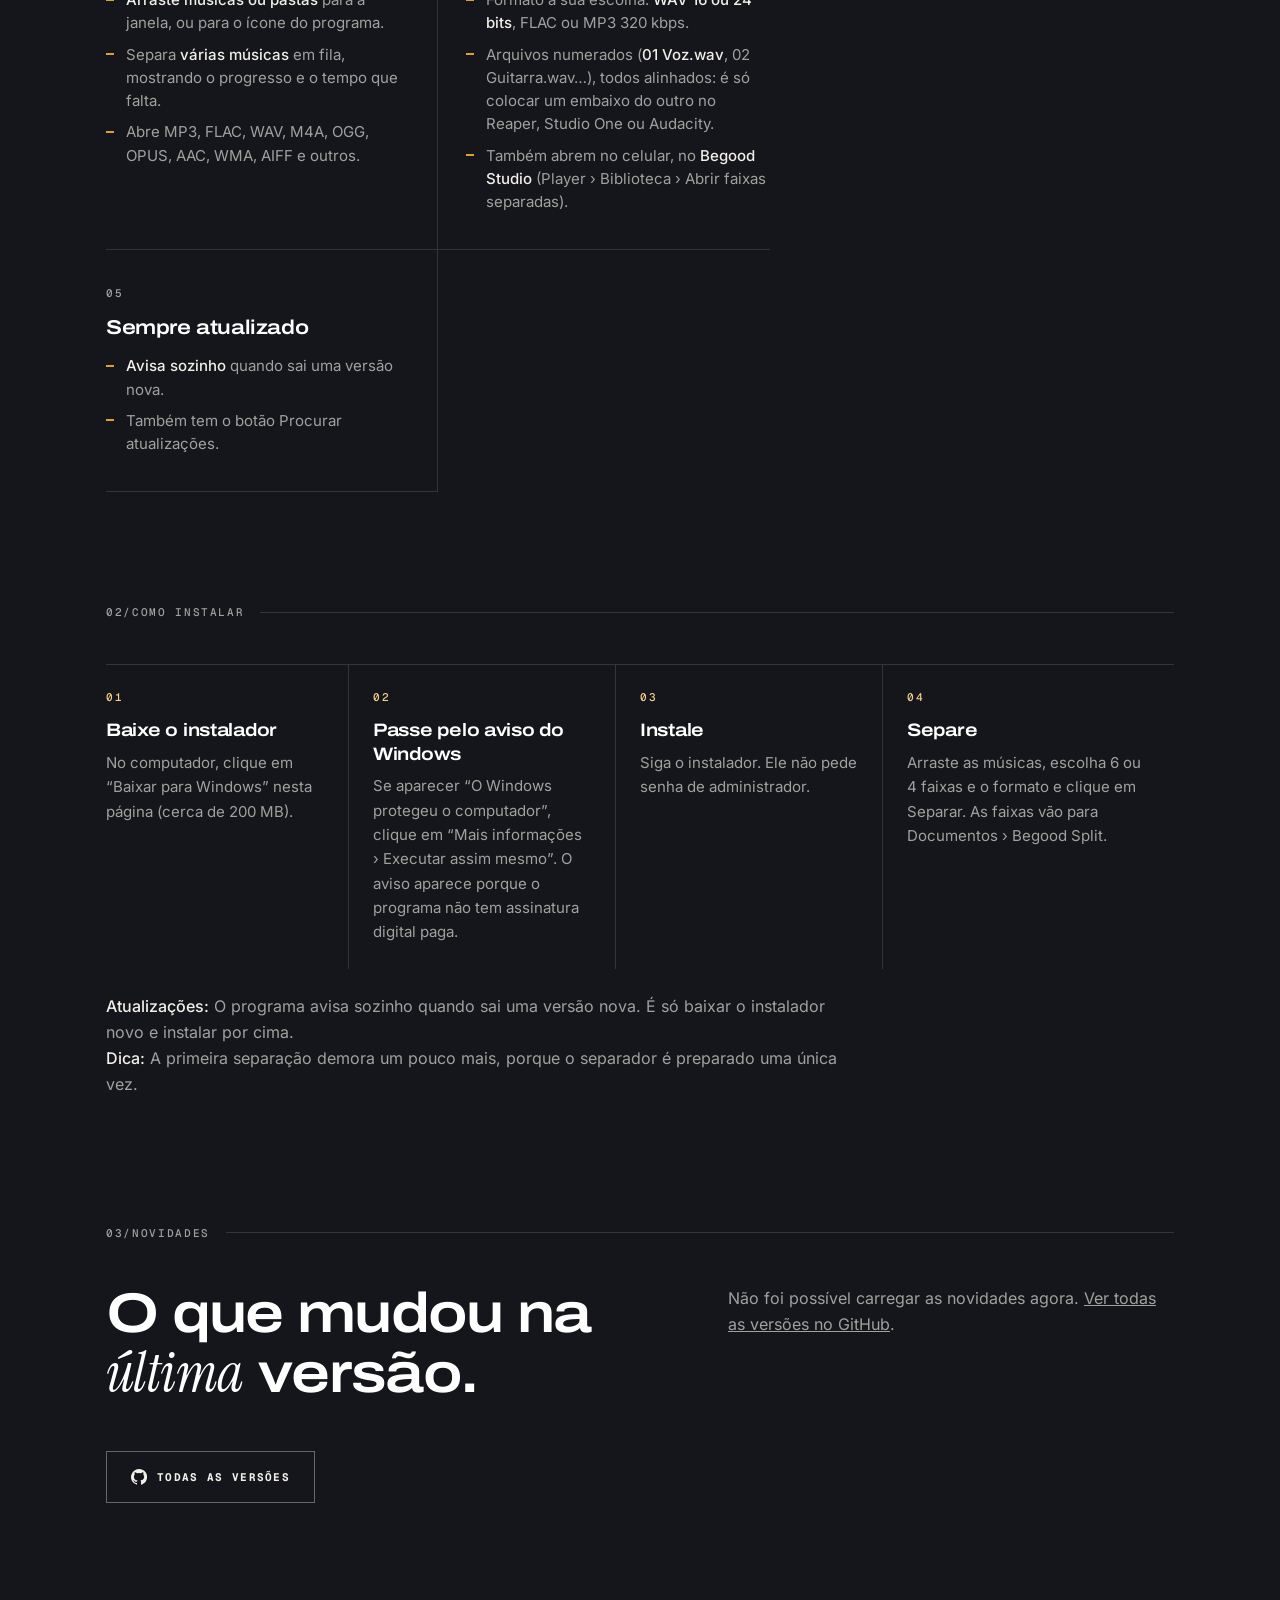
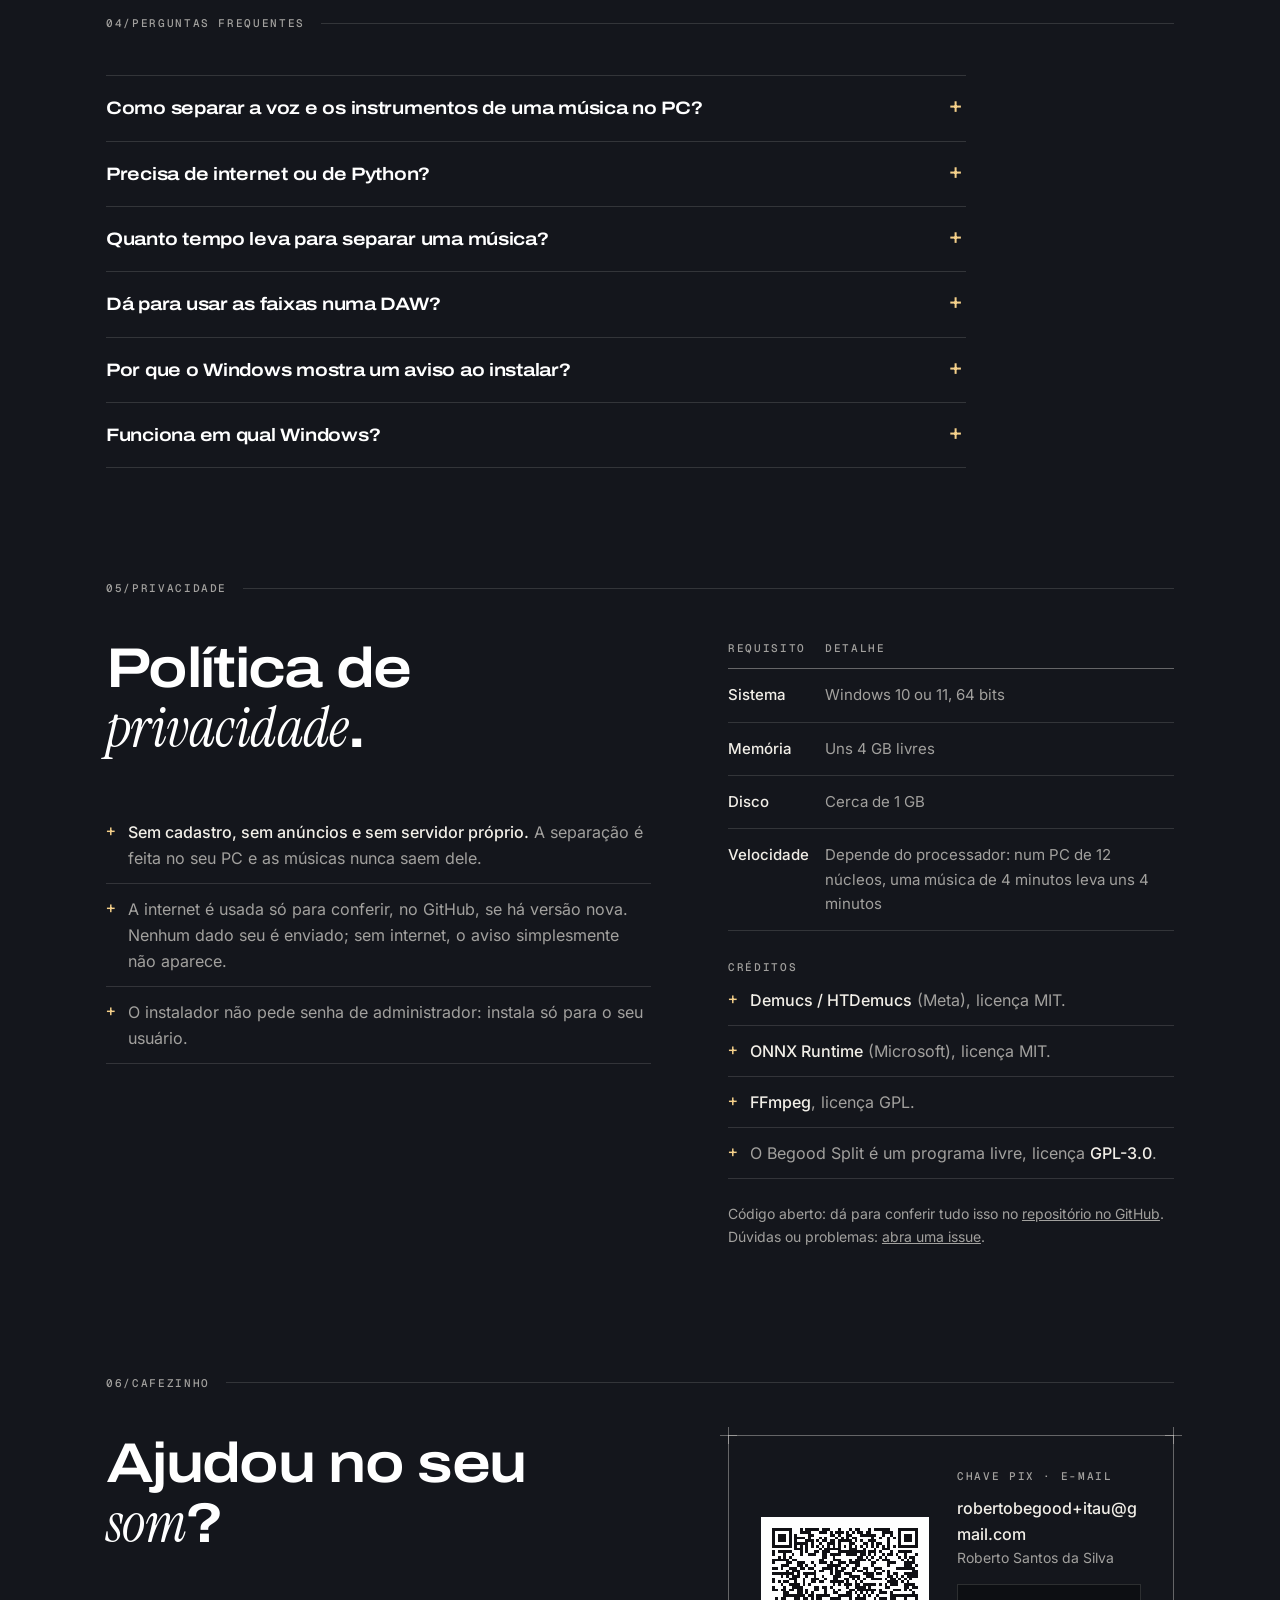
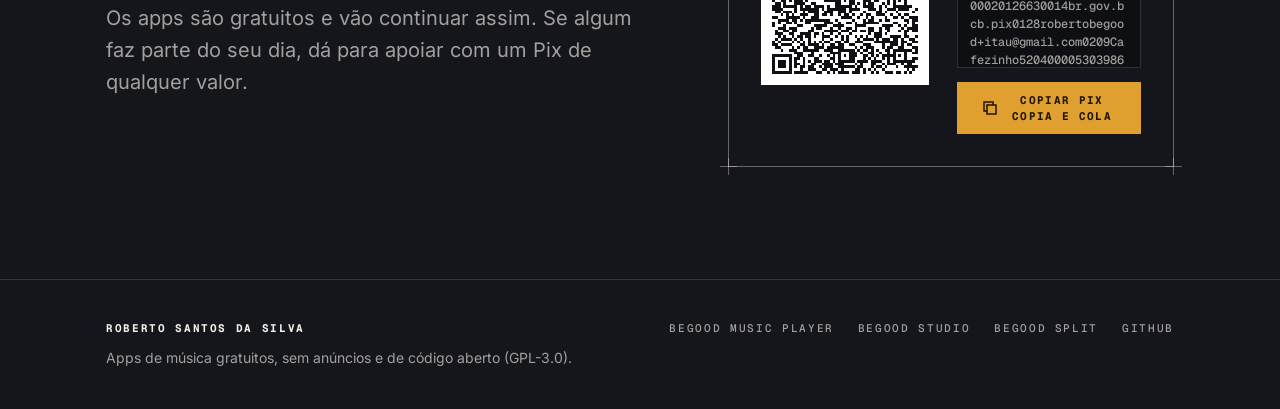
<file: split/index.html>
<!DOCTYPE html>
<html lang="pt-BR">
<head>
<meta charset="utf-8">
<meta name="viewport" content="width=device-width, initial-scale=1, viewport-fit=cover">
<title>Begood Split: separar voz, guitarra, baixo e bateria de músicas no PC, grátis para Windows | Begood Music</title>
<meta name="description" content="Programa grátis para Windows 10 e 11 que separa músicas em 6 faixas (voz, guitarra, baixo, bateria, piano e outros) ou em 4 (voz, baixo, bateria e outros), com inteligência artificial. Tudo no próprio PC, sem internet e sem instalar Python.">
<meta name="author" content="Roberto Santos da Silva">
<meta name="theme-color" content="#14161c">
<link rel="canonical" href="https://begoodmusic.vercel.app/split/">
<meta property="og:type" content="website">
<meta property="og:locale" content="pt_BR">
<meta property="og:site_name" content="Begood Music">
<meta property="og:title" content="Begood Split: separar voz, guitarra, baixo e bateria de músicas no PC, grátis para Windows | Begood Music">
<meta property="og:description" content="Programa grátis para Windows 10 e 11 que separa músicas em 6 faixas (voz, guitarra, baixo, bateria, piano e outros) ou em 4 (voz, baixo, bateria e outros), com inteligência artificial. Tudo no próprio PC, sem internet e sem instalar Python.">
<meta property="og:url" content="https://begoodmusic.vercel.app/split/">
<meta property="og:image" content="https://begoodmusic.vercel.app/assets/img/split-icone.png">
<meta name="twitter:card" content="summary">
<link rel="icon" href="../assets/img/favicon.svg" type="image/svg+xml">
<link rel="apple-touch-icon" href="../assets/img/bmp-icone.png">
<link rel="preload" href="../assets/fonts/archivo.woff" as="font" type="font/woff" crossorigin>
<link rel="preload" href="../assets/fonts/inter-400.woff" as="font" type="font/woff" crossorigin>
<link rel="stylesheet" href="../assets/css/site.css">
<script type="application/ld+json">{"@context":"https://schema.org","@type":"SoftwareApplication","name":"Begood Split","url":"https://begoodmusic.vercel.app/split/","description":"Programa grátis para Windows 10 e 11 que separa músicas em 6 faixas (voz, guitarra, baixo, bateria, piano e outros) ou em 4 (voz, baixo, bateria e outros), com inteligência artificial. Tudo no próprio PC, sem internet e sem instalar Python.","operatingSystem":"Windows 10, Windows 11 (64 bits)","applicationCategory":"MultimediaApplication","image":"https://begoodmusic.vercel.app/assets/img/split-icone.png","downloadUrl":"https://github.com/robertobegood-jpg/Begood-Split/releases/latest","license":"https://www.gnu.org/licenses/gpl-3.0.html","isAccessibleForFree":true,"inLanguage":"pt-BR","offers":{"@type":"Offer","price":"0","priceCurrency":"BRL"},"author":{"@type":"Person","name":"Roberto Santos da Silva"}}</script>
<script type="application/ld+json">{"@context":"https://schema.org","@type":"FAQPage","mainEntity":[{"@type":"Question","name":"Como separar a voz e os instrumentos de uma música no PC?","acceptedAnswer":{"@type":"Answer","text":"Instale o Begood Split, arraste a música para a janela, escolha 6 faixas (voz, guitarra, baixo, bateria, piano e outros) ou 4 faixas e clique em Separar. Cada música vira uma pasta com um arquivo para cada instrumento."}},{"@type":"Question","name":"Precisa de internet ou de Python?","acceptedAnswer":{"@type":"Answer","text":"Não. A separação é feita no próprio computador, sem internet, e o programa já vem com tudo que precisa. A internet só é usada para avisar quando sai uma versão nova."}},{"@type":"Question","name":"Quanto tempo leva para separar uma música?","acceptedAnswer":{"@type":"Answer","text":"Depende do processador. Num PC de 12 núcleos, uma música de 4 minutos leva uns 4 minutos. A primeira vez demora um pouco mais."}},{"@type":"Question","name":"Dá para usar as faixas numa DAW?","acceptedAnswer":{"@type":"Answer","text":"Dá. Os arquivos saem numerados e alinhados, em WAV 16 ou 24 bits, FLAC ou MP3: é só colocar um embaixo do outro no Reaper, Studio One, Audacity ou outra DAW."}},{"@type":"Question","name":"Por que o Windows mostra um aviso ao instalar?","acceptedAnswer":{"@type":"Answer","text":"Porque o programa não tem assinatura digital paga. Clique em Mais informações › Executar assim mesmo. O código é aberto e pode ser conferido no GitHub."}},{"@type":"Question","name":"Funciona em qual Windows?","acceptedAnswer":{"@type":"Answer","text":"Windows 10 ou 11, de 64 bits, com uns 4 GB de memória livre e cerca de 1 GB de disco."}}]}</script>
</head>
<body class="app-split">
<a class="visually-hidden" href="#conteudo">Pular para o conteúdo</a>
<header class="topo">
  <div class="wrap">
    <a class="marca" href="../"><svg class="marca-sinal" viewBox="0 0 22 22" fill="none" aria-hidden="true"><rect x="2.5" y="2.5" width="17" height="17" stroke="currentColor"/><path d="M7 14v-3M10 15V7M13 13V9M16 14v-2" stroke="#E0A030" stroke-width="1.6" stroke-linecap="square"/></svg><span class="hud"><b>Begood</b> Music</span></a>
    <nav class="nav" aria-label="Principal">
      <a href="../#apps">Apps</a>
      <a href="../#instalar">Instalar</a>
      <a class="nav-extra" href="../#cafezinho">Cafezinho</a>
    </nav>
  </div>
</header>
<main id="conteudo">
<section class="hero">
  <canvas class="campo" aria-hidden="true"></canvas>
  <div class="wrap">
    <a class="voltar hud" href="../"><svg viewBox="0 0 16 16" width="14" height="14" fill="none" stroke="currentColor" stroke-width="1.5" aria-hidden="true"><path d="M10 3 5 8l5 5"/></svg>Todos os apps</a>
    <div class="app-hero">
      <div>
        <img class="app-icone app-icone-lg" src="../assets/img/split-icone.svg" width="96" height="96" alt="Ícone do Begood Split">
        <p class="hud"><span class="dot"></span>Begood Split · Separador de instrumentos para PC</p>
        <h1 class="display display-lg" style="font-size:clamp(40px,7.5vw,80px)">Separe a música em <em>faixas</em>, no seu PC.</h1>
        <p class="lead">Programa grátis para Windows 10 e 11 que separa músicas em 6 faixas (voz, guitarra, baixo, bateria, piano e outros) ou em 4 (voz, baixo, bateria e outros), com inteligência artificial. Tudo no próprio PC, sem internet e sem instalar Python.</p>
      </div>
      <div class="baixar marcas" id="baixar"><span class="canto c1"></span><span class="canto c2"></span><span class="canto c3"></span><span class="canto c4"></span>
        <div class="baixar-linha"><span class="hud">Versão</span><span data-repo="robertobegood-jpg/Begood-Split" data-campo="versao">···</span></div>
        <div class="baixar-linha"><span class="hud">Publicada</span><span data-repo="robertobegood-jpg/Begood-Split" data-campo="data">···</span></div>
        <div class="baixar-linha"><span class="hud">Tamanho</span><span data-repo="robertobegood-jpg/Begood-Split" data-campo="tamanho">···</span></div>
        <div class="baixar-linha"><span class="hud">Licença</span><span>GPL-3.0</span></div>
        <a class="btn btn-solido btn-largo" href="https://github.com/robertobegood-jpg/Begood-Split/releases/latest" data-repo="robertobegood-jpg/Begood-Split" data-campo="baixar" rel="noopener"><svg viewBox="0 0 16 16" fill="none" stroke="currentColor" stroke-width="1.5" aria-hidden="true"><path d="M8 1.5v9M4 7l4 4 4-4M2 14.5h12"/></svg><span data-rotulo="Baixar para Windows">Baixar para Windows</span></a>
        <a class="btn btn-largo" href="https://github.com/robertobegood-jpg/Begood-Split" rel="noopener"><svg viewBox="0 0 16 16" fill="currentColor" aria-hidden="true"><path d="M8 0a8 8 0 0 0-2.53 15.59c.4.07.55-.17.55-.38v-1.33c-2.23.48-2.7-1.07-2.7-1.07-.36-.92-.89-1.17-.89-1.17-.73-.5.05-.49.05-.49.8.06 1.23.83 1.23.83.72 1.22 1.88.87 2.34.66.07-.52.28-.87.5-1.07-1.78-.2-3.65-.89-3.65-3.95 0-.87.31-1.59.82-2.15-.08-.2-.36-1.02.08-2.12 0 0 .67-.21 2.2.82a7.6 7.6 0 0 1 4 0c1.53-1.04 2.2-.82 2.2-.82.44 1.1.16 1.92.08 2.12.51.56.82 1.28.82 2.15 0 3.07-1.87 3.75-3.65 3.95.29.25.54.73.54 1.48v2.2c0 .21.15.46.55.38A8 8 0 0 0 8 0Z"/></svg>Código no GitHub</a>
        <p class="hud aviso-req">Windows 10 ou 11 · 64 bits · Grátis</p>
        <p class="muted" style="font-size:14px;margin:12px 0 0">Instalador de cerca de 200 MB, sem senha de administrador. Se o Windows avisar, clique em <strong>Mais informações › Executar assim mesmo</strong>.</p>
      </div>
    </div>
  </div>
</section>

<section class="secao">
  <div class="wrap">
    <div class="rotulo hud revela">01/Funções</div>
    <div class="funcoes-com-maquete">
      <div class="funcoes">
        <div class="funcao revela"><span class="hud">01</span><h3 class="heading">Separar em faixas</h3><ul><li><strong>6 faixas</strong>: voz, guitarra, baixo, bateria, piano e outros.</li><li><strong>4 faixas</strong>: voz, baixo, bateria e outros (um pouco mais limpa na voz e na bateria).</li><li>Inteligência artificial <strong>HTDemucs</strong>, a mesma usada pelos profissionais.</li></ul></div>
        <div class="funcao revela"><span class="hud">02</span><h3 class="heading">No seu PC</h3><ul><li>Tudo <strong>no próprio computador</strong>, sem internet e sem mandar a música para lugar nenhum.</li><li><strong>Não precisa instalar Python</strong> nem nada além do programa.</li><li>Sem cadastro, sem anúncios e sem limite de músicas.</li></ul></div>
        <div class="funcao revela"><span class="hud">03</span><h3 class="heading">Fácil de usar</h3><ul><li><strong>Arraste músicas ou pastas</strong> para a janela, ou para o ícone do programa.</li><li>Separa <strong>várias músicas</strong> em fila, mostrando o progresso e o tempo que falta.</li><li>Abre MP3, FLAC, WAV, M4A, OGG, OPUS, AAC, WMA, AIFF e outros.</li></ul></div>
        <div class="funcao revela"><span class="hud">04</span><h3 class="heading">Pronto para a DAW</h3><ul><li>Formato à sua escolha: <strong>WAV 16 ou 24 bits</strong>, FLAC ou MP3 320 kbps.</li><li>Arquivos numerados (<strong>01 Voz.wav</strong>, 02 Guitarra.wav…), todos alinhados: é só colocar um embaixo do outro no Reaper, Studio One ou Audacity.</li><li>Também abrem no celular, no <strong>Begood Studio</strong> (Player › Biblioteca › Abrir faixas separadas).</li></ul></div>
        <div class="funcao revela"><span class="hud">05</span><h3 class="heading">Sempre atualizado</h3><ul><li><strong>Avisa sozinho</strong> quando sai uma versão nova.</li><li>Também tem o botão Procurar atualizações.</li></ul></div>
      </div>
      <div class="revela maquete-lado"><div class="maquete marcas maquete-separador" aria-hidden="true"><span class="canto c1"></span><span class="canto c2"></span><span class="canto c3"></span><span class="canto c4"></span>
        <p class="hud" style="margin:0">Begood Split · 6 faixas · WAV 24 bits</p>
        <p class="faixa-nome" style="margin-top:18px">Estrada de Luz.mp3</p>
        <p class="hud" style="margin:0" data-sp="status">Separando · 64%</p>
        <div class="barra-tempo" style="margin-top:12px"><i data-sp="barra" style="width:64%"></i></div>
        <ul class="faixas" data-sp="faixas">
          <li><span class="hud">01</span><b>Voz.wav</b><span class="onda"><i></i><i></i><i></i><i></i><i></i><i></i><i></i><i></i><i></i><i></i><i></i><i></i></span></li>
          <li><span class="hud">02</span><b>Guitarra.wav</b><span class="onda"><i></i><i></i><i></i><i></i><i></i><i></i><i></i><i></i><i></i><i></i><i></i><i></i></span></li>
          <li><span class="hud">03</span><b>Baixo.wav</b><span class="onda"><i></i><i></i><i></i><i></i><i></i><i></i><i></i><i></i><i></i><i></i><i></i><i></i></span></li>
          <li><span class="hud">04</span><b>Bateria.wav</b><span class="onda"><i></i><i></i><i></i><i></i><i></i><i></i><i></i><i></i><i></i><i></i><i></i><i></i></span></li>
          <li><span class="hud">05</span><b>Piano.wav</b><span class="onda"><i></i><i></i><i></i><i></i><i></i><i></i><i></i><i></i><i></i><i></i><i></i><i></i></span></li>
          <li><span class="hud">06</span><b>Outros.wav</b><span class="onda"><i></i><i></i><i></i><i></i><i></i><i></i><i></i><i></i><i></i><i></i><i></i><i></i></span></li>
        </ul>
      </div></div>
    </div>
  </div>
</section>

<section class="secao" id="instalar">
  <div class="wrap">
    <div class="rotulo hud revela">02/Como instalar</div>
    <ol class="passos">
    <li class="revela"><strong>Baixe o instalador</strong><p>No computador, clique em “Baixar para Windows” nesta página (cerca de 200 MB).</p></li>
    <li class="revela"><strong>Passe pelo aviso do Windows</strong><p>Se aparecer “O Windows protegeu o computador”, clique em “Mais informações › Executar assim mesmo”. O aviso aparece porque o programa não tem assinatura digital paga.</p></li>
    <li class="revela"><strong>Instale</strong><p>Siga o instalador. Ele não pede senha de administrador.</p></li>
    <li class="revela"><strong>Separe</strong><p>Arraste as músicas, escolha 6 ou 4 faixas e o formato e clique em Separar. As faixas vão para Documentos › Begood Split.</p></li>
  </ol>
    
    <p class="muted revela" style="margin-top:24px;max-width:46em"><strong style="color:var(--ink);font-weight:500">Atualizações:</strong> O programa avisa sozinho quando sai uma versão nova. É só baixar o instalador novo e instalar por cima.<br><strong style="color:var(--ink);font-weight:500">Dica:</strong> A primeira separação demora um pouco mais, porque o separador é preparado uma única vez.</p>
  </div>
</section>

<section class="secao">
  <div class="wrap">
    <div class="rotulo hud revela">03/Novidades</div>
    <div class="duas">
      <div class="revela">
        <h2 class="display display-md secao-titulo">O que mudou na <em>última</em> versão.</h2>
        <a class="btn" href="https://github.com/robertobegood-jpg/Begood-Split/releases" rel="noopener"><svg viewBox="0 0 16 16" fill="currentColor" aria-hidden="true"><path d="M8 0a8 8 0 0 0-2.53 15.59c.4.07.55-.17.55-.38v-1.33c-2.23.48-2.7-1.07-2.7-1.07-.36-.92-.89-1.17-.89-1.17-.73-.5.05-.49.05-.49.8.06 1.23.83 1.23.83.72 1.22 1.88.87 2.34.66.07-.52.28-.87.5-1.07-1.78-.2-3.65-.89-3.65-3.95 0-.87.31-1.59.82-2.15-.08-.2-.36-1.02.08-2.12 0 0 .67-.21 2.2.82a7.6 7.6 0 0 1 4 0c1.53-1.04 2.2-.82 2.2-.82.44 1.1.16 1.92.08 2.12.51.56.82 1.28.82 2.15 0 3.07-1.87 3.75-3.65 3.95.29.25.54.73.54 1.48v2.2c0 .21.15.46.55.38A8 8 0 0 0 8 0Z"/></svg>Todas as versões</a>
      </div>
      <div class="notas revela" data-repo="robertobegood-jpg/Begood-Split" data-campo="notas" aria-live="polite">
        <div class="esqueleto" style="width:40%"></div><div class="esqueleto"></div><div class="esqueleto" style="width:85%"></div><div class="esqueleto" style="width:70%"></div>
      </div>
    </div>
  </div>
</section>

<section class="secao">
  <div class="wrap">
    <div class="rotulo hud revela">04/Perguntas frequentes</div>
    <div class="faq">
      <details class="revela"><summary>Como separar a voz e os instrumentos de uma música no PC?</summary><p>Instale o Begood Split, arraste a música para a janela, escolha 6 faixas (voz, guitarra, baixo, bateria, piano e outros) ou 4 faixas e clique em Separar. Cada música vira uma pasta com um arquivo para cada instrumento.</p></details>
      <details class="revela"><summary>Precisa de internet ou de Python?</summary><p>Não. A separação é feita no próprio computador, sem internet, e o programa já vem com tudo que precisa. A internet só é usada para avisar quando sai uma versão nova.</p></details>
      <details class="revela"><summary>Quanto tempo leva para separar uma música?</summary><p>Depende do processador. Num PC de 12 núcleos, uma música de 4 minutos leva uns 4 minutos. A primeira vez demora um pouco mais.</p></details>
      <details class="revela"><summary>Dá para usar as faixas numa DAW?</summary><p>Dá. Os arquivos saem numerados e alinhados, em WAV 16 ou 24 bits, FLAC ou MP3: é só colocar um embaixo do outro no Reaper, Studio One, Audacity ou outra DAW.</p></details>
      <details class="revela"><summary>Por que o Windows mostra um aviso ao instalar?</summary><p>Porque o programa não tem assinatura digital paga. Clique em Mais informações › Executar assim mesmo. O código é aberto e pode ser conferido no GitHub.</p></details>
      <details class="revela"><summary>Funciona em qual Windows?</summary><p>Windows 10 ou 11, de 64 bits, com uns 4 GB de memória livre e cerca de 1 GB de disco.</p></details>
    </div>
  </div>
</section>

<section class="secao" id="privacidade">
  <div class="wrap">
    <div class="rotulo hud revela">05/Privacidade</div>
    <div class="duas">
      <div class="revela">
        <h2 class="display display-md secao-titulo">Política de <em>privacidade</em>.</h2>
        <ul class="lista-simples">
          <li><strong>Sem cadastro, sem anúncios e sem servidor próprio.</strong> A separação é feita no seu PC e as músicas nunca saem dele.</li>
          <li>A internet é usada só para conferir, no GitHub, se há versão nova. Nenhum dado seu é enviado; sem internet, o aviso simplesmente não aparece.</li>
          <li>O instalador não pede senha de administrador: instala só para o seu usuário.</li>
        </ul>
      </div>
      <div class="revela">
        <table class="tabela">
          <thead><tr><th>Requisito</th><th>Detalhe</th></tr></thead>
          <tbody>
            <tr><td>Sistema</td><td>Windows 10 ou 11, 64 bits</td></tr>
            <tr><td>Memória</td><td>Uns 4 GB livres</td></tr>
            <tr><td>Disco</td><td>Cerca de 1 GB</td></tr>
            <tr><td>Velocidade</td><td>Depende do processador: num PC de 12 núcleos, uma música de 4 minutos leva uns 4 minutos</td></tr>
          </tbody>
        </table>
        <p class="hud" style="margin:28px 0 0">Créditos</p>
        <ul class="lista-simples">
          <li><strong>Demucs / HTDemucs</strong> (Meta), licença MIT.</li>
          <li><strong>ONNX Runtime</strong> (Microsoft), licença MIT.</li>
          <li><strong>FFmpeg</strong>, licença GPL.</li>
          <li>O Begood Split é um programa livre, licença <strong>GPL-3.0</strong>.</li>
        </ul>
        <p class="muted" style="font-size:14px;margin-top:20px">Código aberto: dá para conferir tudo isso no <a href="https://github.com/robertobegood-jpg/Begood-Split" rel="noopener">repositório no GitHub</a>. Dúvidas ou problemas: <a href="https://github.com/robertobegood-jpg/Begood-Split/issues" rel="noopener">abra uma issue</a>.</p>
      </div>
    </div>
  </div>
</section>

<section class="secao" id="cafezinho">
  <div class="wrap">
    <div class="rotulo hud revela">06/Cafezinho</div>
    <div class="duas">
      <div class="revela">
        <h2 class="display display-md secao-titulo">Ajudou no seu <em>som</em>?</h2>
        <p class="lead">Os apps são gratuitos e vão continuar assim. Se algum faz parte do seu dia, dá para apoiar com um Pix de qualquer valor.</p>
      </div>
      <div class="marcas pix revela"><span class="canto c1"></span><span class="canto c2"></span><span class="canto c3"></span><span class="canto c4"></span>
        <img class="pix-qr" src="../assets/img/qr-pix.svg" width="168" height="168" alt="QR Code do Pix">
        <div>
          <p class="hud">Chave Pix · e-mail</p>
          <p style="margin:6px 0 0;font-weight:500;word-break:break-all">robertobegood+itau@gmail.com</p>
          <p class="muted" style="margin:0;font-size:14px">Roberto Santos da Silva</p>
          <code class="pix-codigo" id="pix">00020126630014br.gov.bcb.pix0128robertobegood+itau@gmail.com0209Cafezinho5204000053039865802BR5923Roberto Santos da Silva6009Sao Paulo62070503***63047463</code>
          <button class="btn btn-solido btn-largo" type="button" data-copiar="#pix"><svg viewBox="0 0 16 16" fill="none" stroke="currentColor" stroke-width="1.5" aria-hidden="true"><rect x="5" y="5" width="9" height="9"/><path d="M11 5V2H2v9h3"/></svg>Copiar Pix copia e cola</button>
        </div>
      </div>
    </div>
  </div>
</section>
</main>
<script>
(function(){var q=function(n){return document.querySelector('[data-sp='+n+']')},B=q('barra'),S=q('status'),F=q('faixas').children,p=64,h=0;
function m(){var n=Math.min(F.length,Math.floor(p/100*(F.length+1)));for(var j=0;j<F.length;j++)F[j].className=j<n?'ok':'';
B.style.width=p+'%';S.textContent=p<100?'Separando · '+p+'%':'Pronto · 6 faixas alinhadas';}
m();if(matchMedia('(prefers-reduced-motion: reduce)').matches)return;setInterval(function(){if(p>=100){if(++h<12)return;h=0;p=0;}else p=Math.min(100,p+2);m();},260);})();
</script>
<footer class="rodape">
  <div class="wrap">
    <div>
      <p class="hud"><b>Roberto Santos da Silva</b></p>
      <p class="muted" style="margin:6px 0 0;font-size:14px">Apps de música gratuitos, sem anúncios e de código aberto (GPL-3.0).</p>
    </div>
    <div class="rodape-links hud">
      <a href="../music-player/">Begood Music Player</a>
      <a href="../studio/">Begood Studio</a>
      <a href="../split/">Begood Split</a>
      <a href="https://github.com/robertobegood-jpg" rel="noopener">GitHub</a>
    </div>
  </div>
</footer>
<script src="../assets/js/site.js" defer></script>
<script src="../assets/js/campo.js" defer></script>
</body>
</html>
</file>
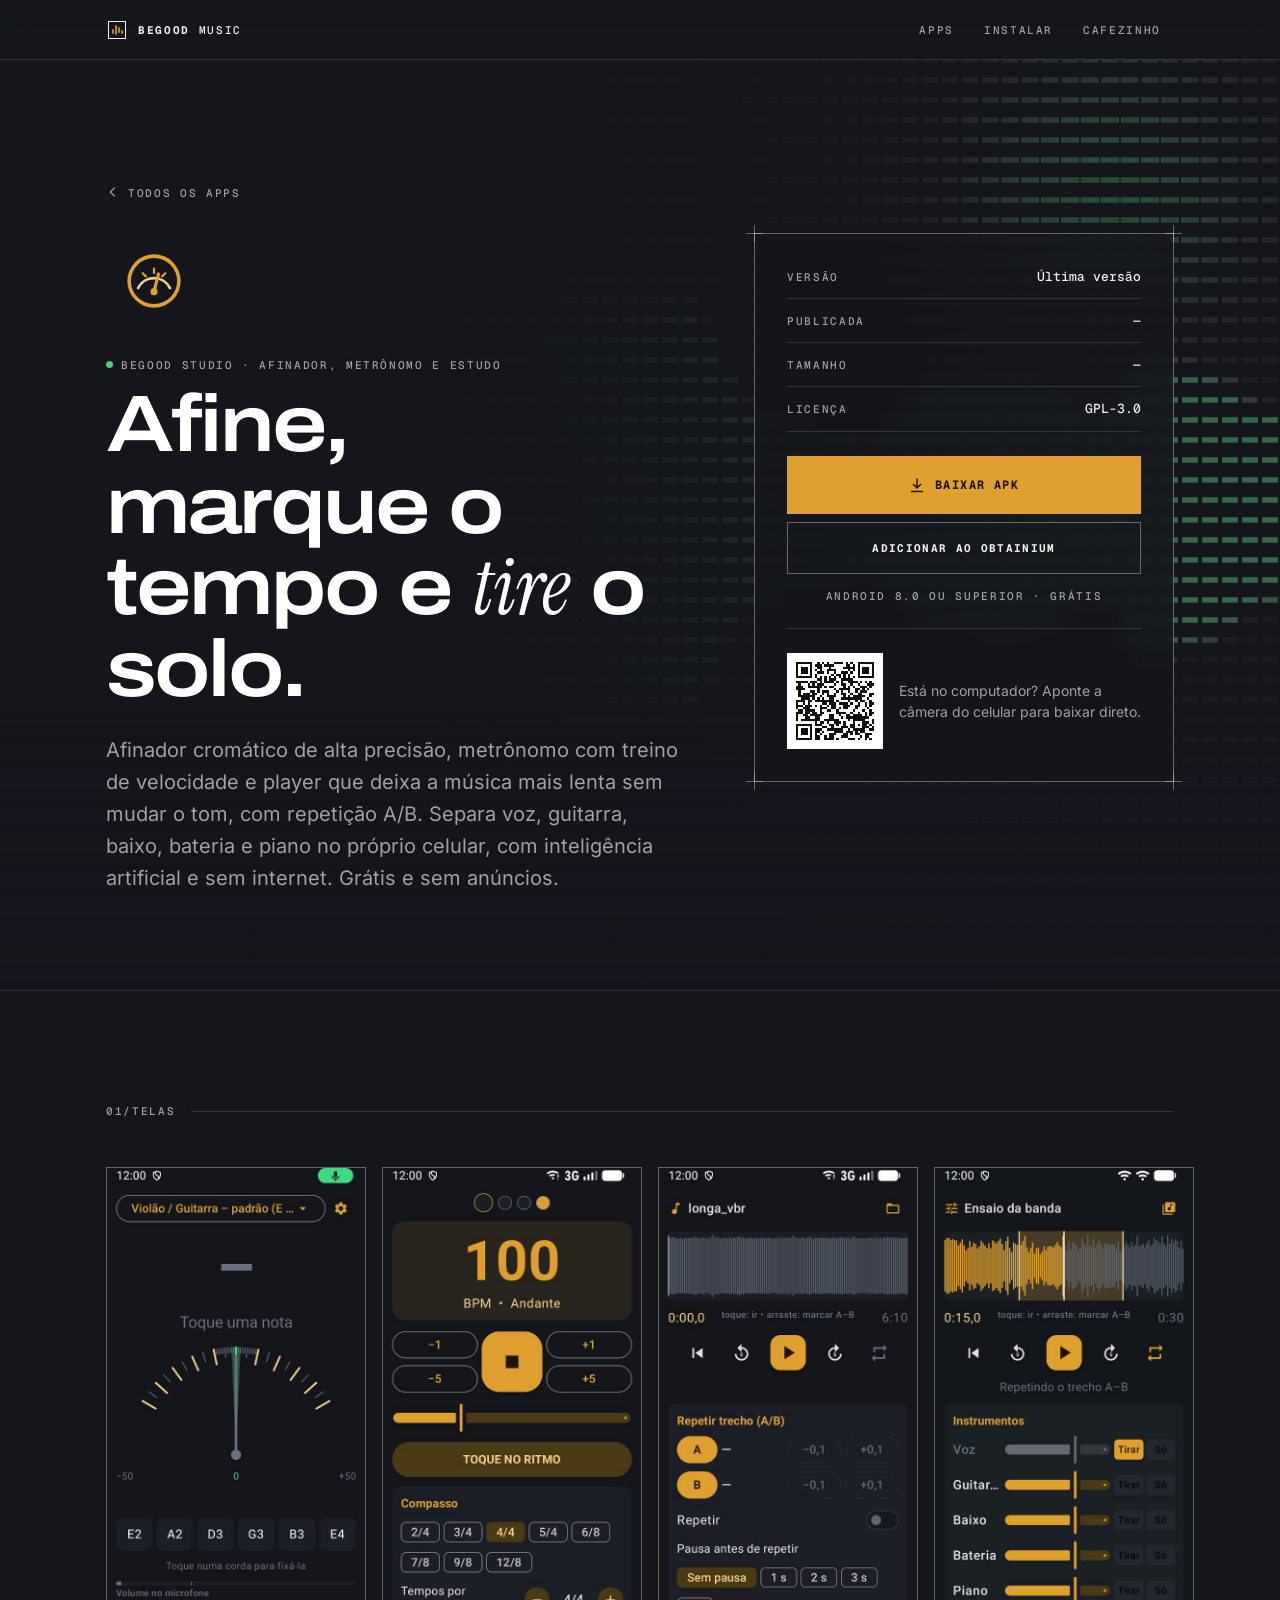
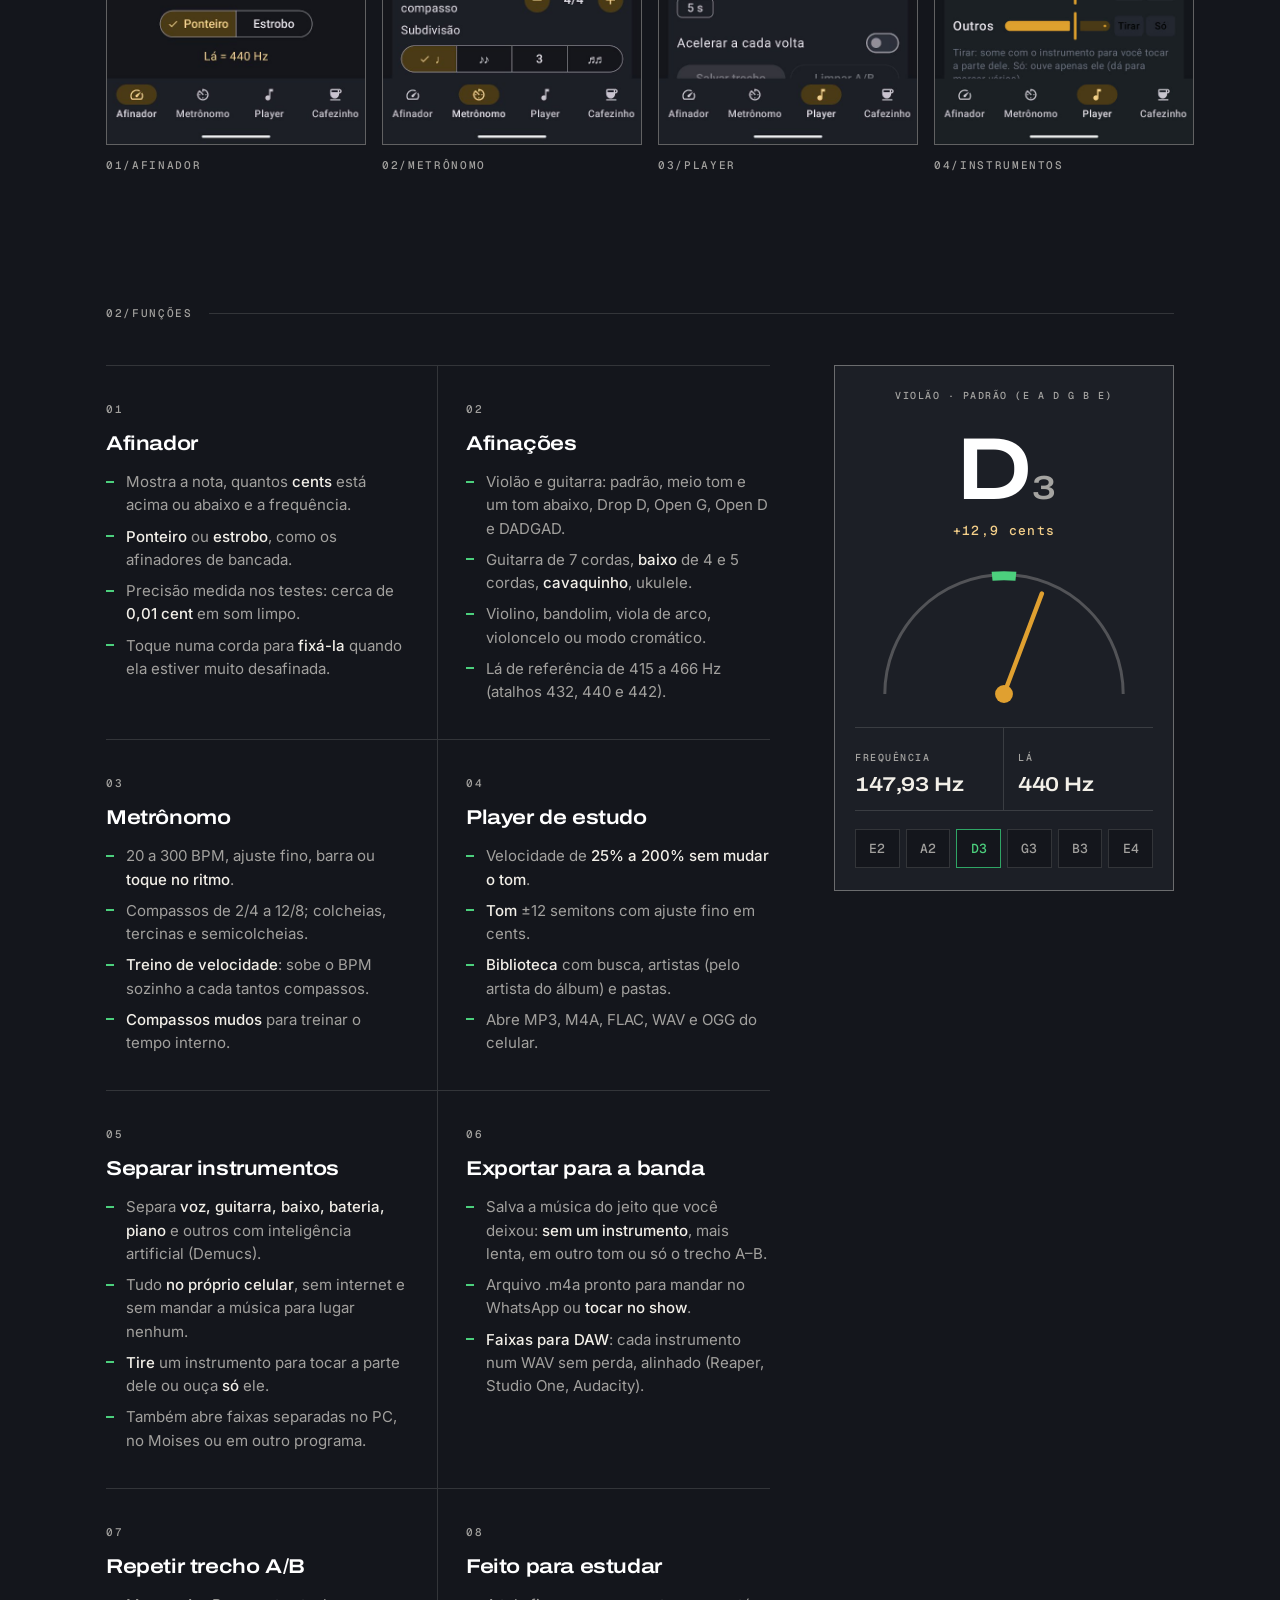
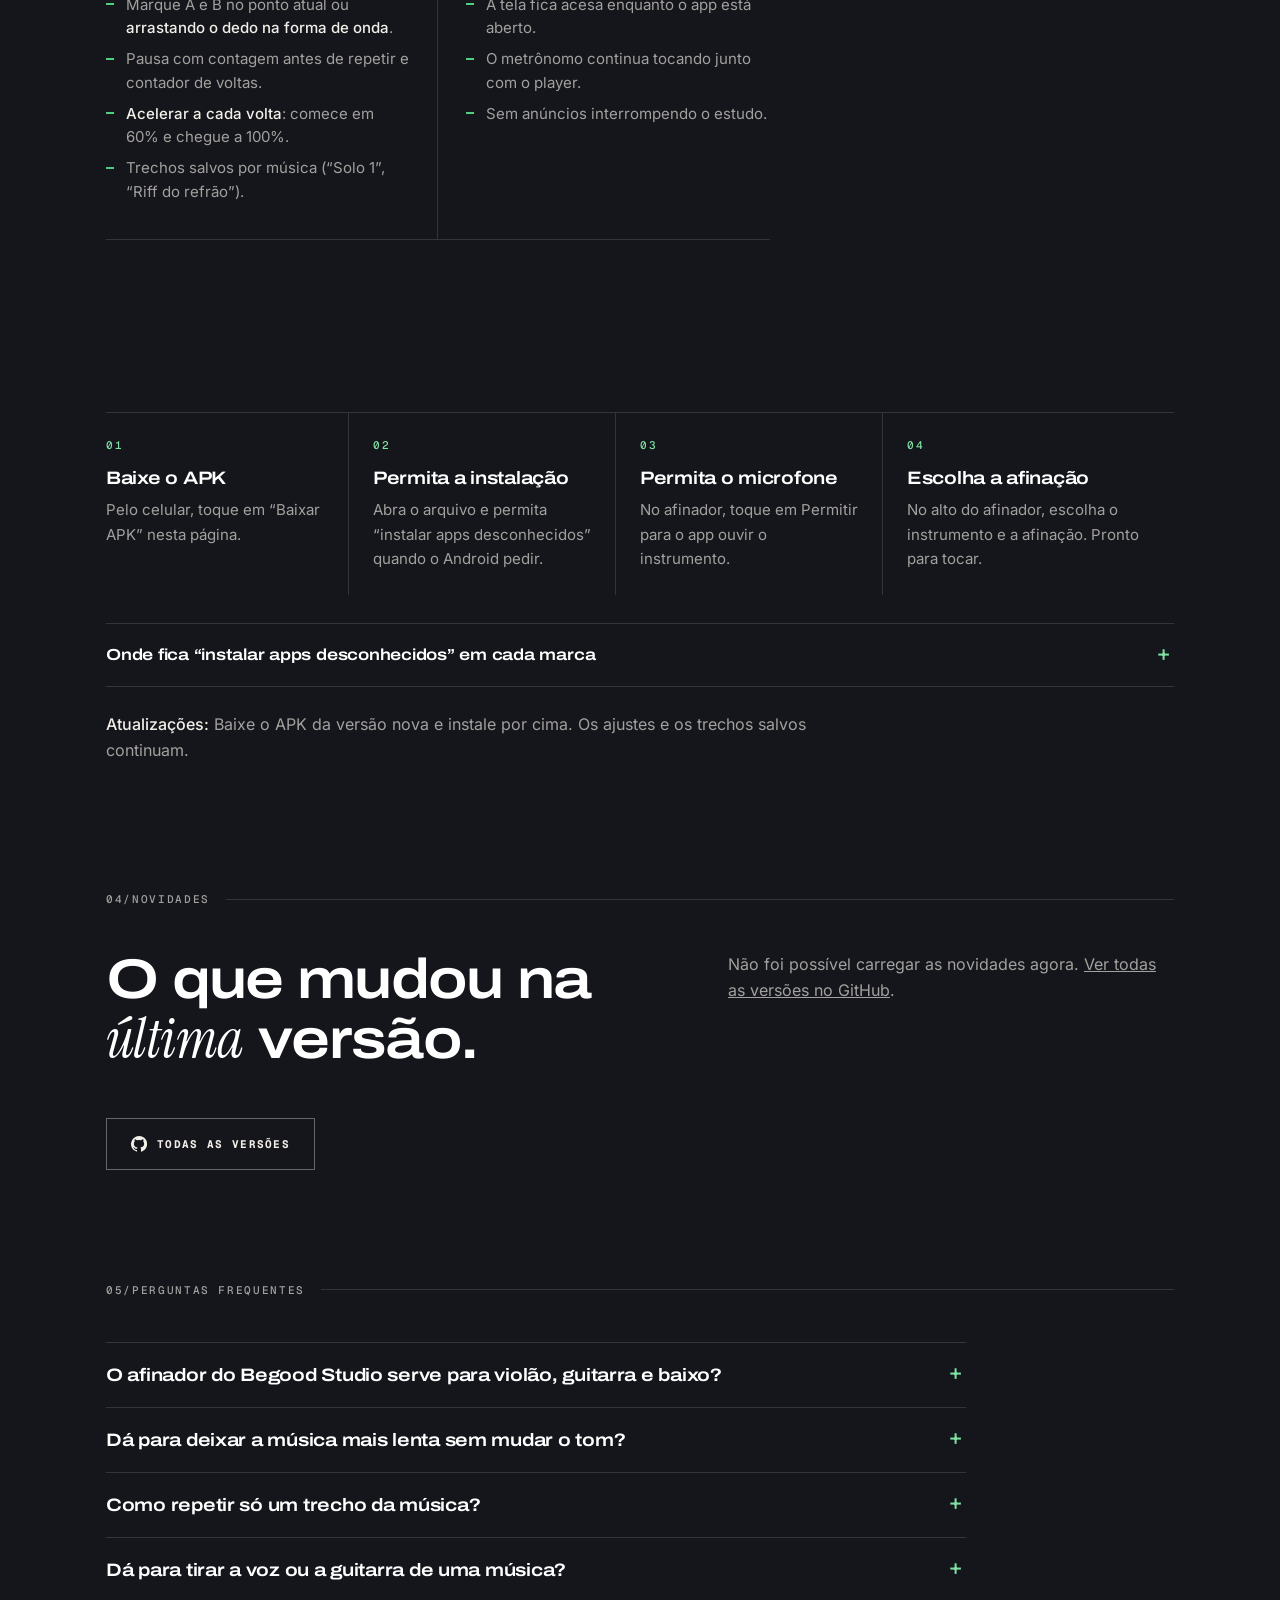
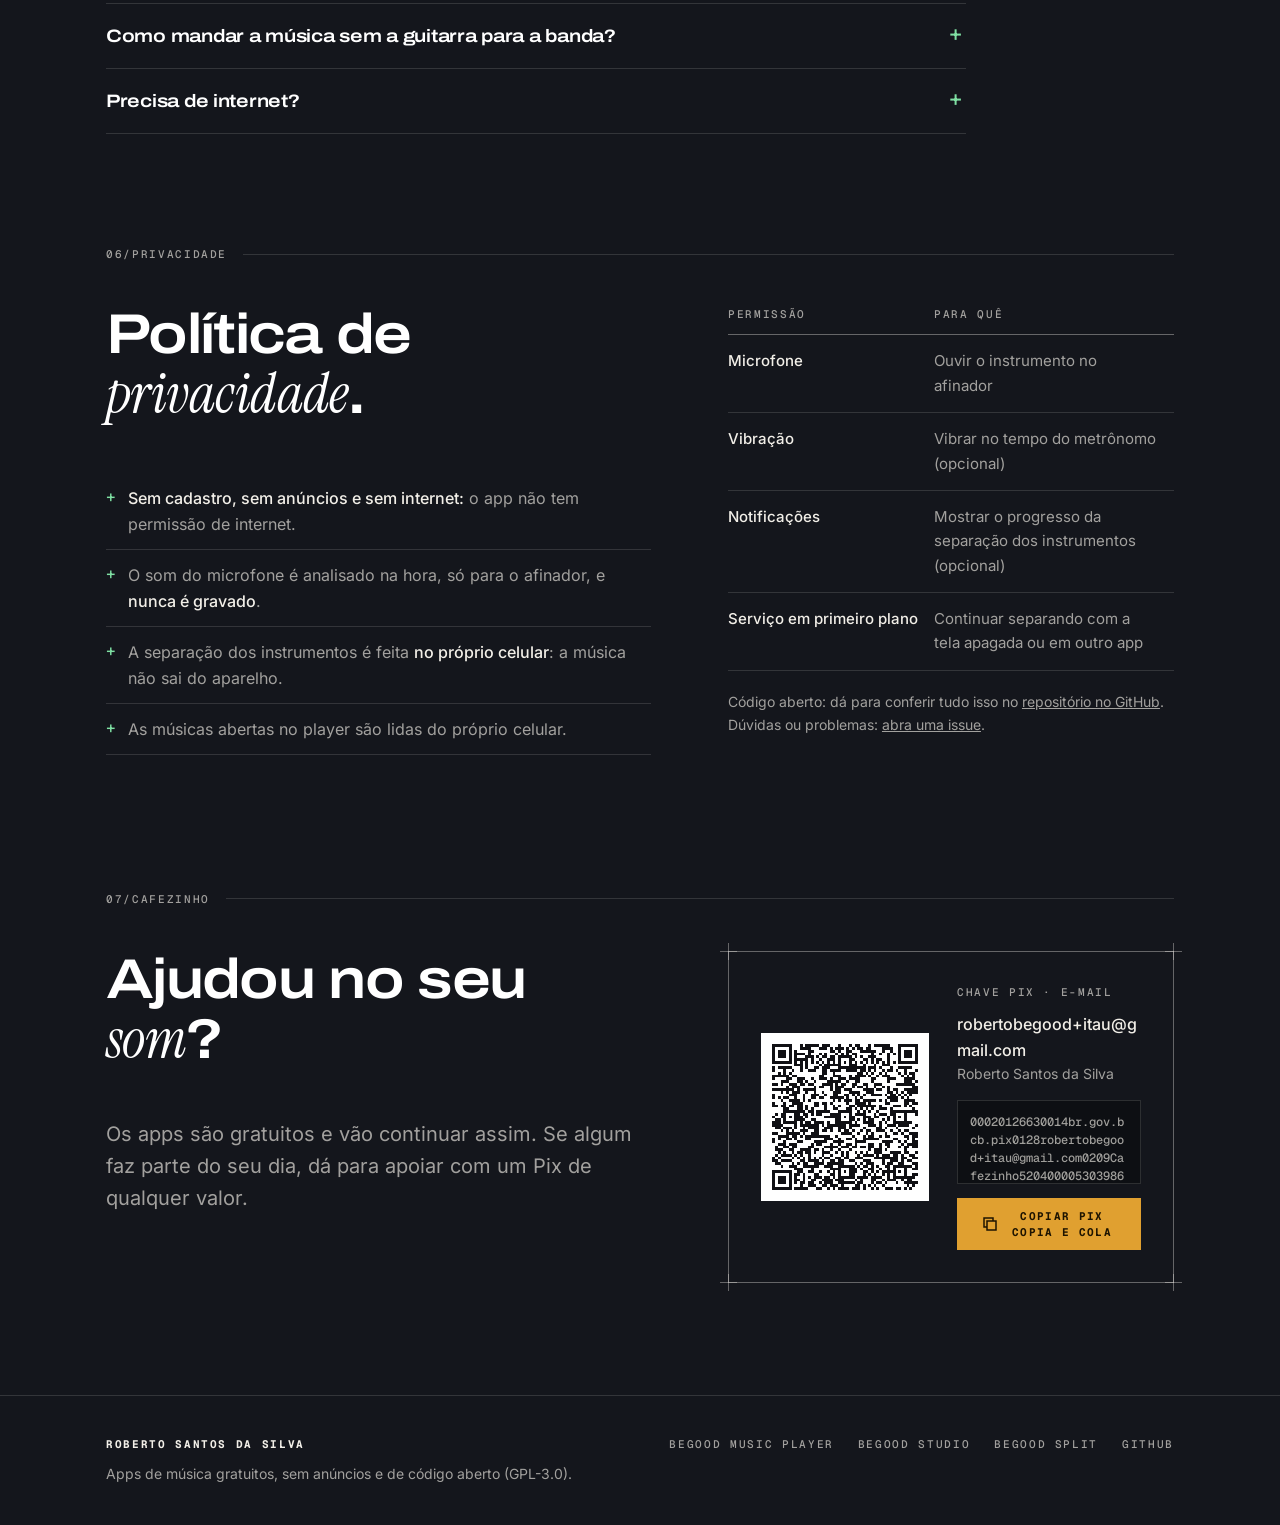
<file: studio/index.html>
<!DOCTYPE html>
<html lang="pt-BR">
<head>
<meta charset="utf-8">
<meta name="viewport" content="width=device-width, initial-scale=1, viewport-fit=cover">
<title>Begood Studio: afinador, metrônomo, separador de instrumentos e player de estudo, grátis para Android | Begood Music</title>
<meta name="description" content="Afinador cromático de alta precisão, metrônomo com treino de velocidade e player que deixa a música mais lenta sem mudar o tom, com repetição A/B. Separa voz, guitarra, baixo, bateria e piano no próprio celular, com inteligência artificial e sem internet. Grátis e sem anúncios.">
<meta name="author" content="Roberto Santos da Silva">
<meta name="theme-color" content="#14161c">
<link rel="canonical" href="https://begoodmusic.vercel.app/studio/">
<meta property="og:type" content="website">
<meta property="og:locale" content="pt_BR">
<meta property="og:site_name" content="Begood Music">
<meta property="og:title" content="Begood Studio: afinador, metrônomo, separador de instrumentos e player de estudo, grátis para Android | Begood Music">
<meta property="og:description" content="Afinador cromático de alta precisão, metrônomo com treino de velocidade e player que deixa a música mais lenta sem mudar o tom, com repetição A/B. Separa voz, guitarra, baixo, bateria e piano no próprio celular, com inteligência artificial e sem internet. Grátis e sem anúncios.">
<meta property="og:url" content="https://begoodmusic.vercel.app/studio/">
<meta property="og:image" content="https://begoodmusic.vercel.app/assets/img/studio-icone.png">
<meta name="twitter:card" content="summary">
<link rel="icon" href="../assets/img/favicon.svg" type="image/svg+xml">
<link rel="apple-touch-icon" href="../assets/img/bmp-icone.png">
<link rel="preload" href="../assets/fonts/archivo.woff" as="font" type="font/woff" crossorigin>
<link rel="preload" href="../assets/fonts/inter-400.woff" as="font" type="font/woff" crossorigin>
<link rel="stylesheet" href="../assets/css/site.css">
<script type="application/ld+json">{"@context":"https://schema.org","@type":"MobileApplication","name":"Begood Studio","url":"https://begoodmusic.vercel.app/studio/","description":"Afinador cromático de alta precisão, metrônomo com treino de velocidade e player que deixa a música mais lenta sem mudar o tom, com repetição A/B. Separa voz, guitarra, baixo, bateria e piano no próprio celular, com inteligência artificial e sem internet. Grátis e sem anúncios.","operatingSystem":"Android 8.0 ou superior","applicationCategory":"MultimediaApplication","image":"https://begoodmusic.vercel.app/assets/img/studio-icone.png","downloadUrl":"https://github.com/robertobegood-jpg/Begood-Studio-app-Android/releases/latest","license":"https://www.gnu.org/licenses/gpl-3.0.html","isAccessibleForFree":true,"inLanguage":"pt-BR","offers":{"@type":"Offer","price":"0","priceCurrency":"BRL"},"author":{"@type":"Person","name":"Roberto Santos da Silva"},"screenshot":["https://begoodmusic.vercel.app/assets/img/studio-afinador.jpg","https://begoodmusic.vercel.app/assets/img/studio-metronomo.jpg","https://begoodmusic.vercel.app/assets/img/studio-player.jpg","https://begoodmusic.vercel.app/assets/img/studio-instrumentos.jpg"]}</script>
<script type="application/ld+json">{"@context":"https://schema.org","@type":"FAQPage","mainEntity":[{"@type":"Question","name":"O afinador do Begood Studio serve para violão, guitarra e baixo?","acceptedAnswer":{"@type":"Answer","text":"Serve. Tem afinações prontas para violão, guitarra (6 e 7 cordas), baixo de 4 e 5 cordas, cavaquinho, ukulele, violino, bandolim, viola e violoncelo, além do modo cromático para qualquer instrumento."}},{"@type":"Question","name":"Dá para deixar a música mais lenta sem mudar o tom?","acceptedAnswer":{"@type":"Answer","text":"Dá. O player muda a velocidade de 25% a 200% mantendo o tom, e também muda o tom sem mexer na velocidade."}},{"@type":"Question","name":"Como repetir só um trecho da música?","acceptedAnswer":{"@type":"Answer","text":"No Player, marque o ponto A e o ponto B (ou arraste o dedo na forma de onda) e ligue Repetir. Dá para acelerar um pouco a cada volta."}},{"@type":"Question","name":"Dá para tirar a voz ou a guitarra de uma música?","acceptedAnswer":{"@type":"Answer","text":"Dá. Abra a música no Player e toque em Separar os instrumentos. O app separa voz, guitarra, baixo, bateria, piano e outros no próprio celular, sem internet. Leva alguns minutos por música; depois é só tocar em Tirar no instrumento que você quer tocar."}},{"@type":"Question","name":"Como mandar a música sem a guitarra para a banda?","acceptedAnswer":{"@type":"Answer","text":"Depois de tirar o instrumento (e, se quiser, mudar a velocidade, o tom ou marcar um trecho), toque em Exportar áudio. O arquivo fica na pasta Música › Begood Studio e pode ser compartilhado na hora. Também dá para exportar cada instrumento em WAV para usar numa DAW."}},{"@type":"Question","name":"Precisa de internet?","acceptedAnswer":{"@type":"Answer","text":"Não. O Begood Studio não tem permissão de internet: tudo funciona no celular, inclusive a separação dos instrumentos e o ensaio sem sinal."}}]}</script>
</head>
<body class="app-studio">
<a class="visually-hidden" href="#conteudo">Pular para o conteúdo</a>
<header class="topo">
  <div class="wrap">
    <a class="marca" href="../"><svg class="marca-sinal" viewBox="0 0 22 22" fill="none" aria-hidden="true"><rect x="2.5" y="2.5" width="17" height="17" stroke="currentColor"/><path d="M7 14v-3M10 15V7M13 13V9M16 14v-2" stroke="#E0A030" stroke-width="1.6" stroke-linecap="square"/></svg><span class="hud"><b>Begood</b> Music</span></a>
    <nav class="nav" aria-label="Principal">
      <a href="../#apps">Apps</a>
      <a href="../#instalar">Instalar</a>
      <a class="nav-extra" href="../#cafezinho">Cafezinho</a>
    </nav>
  </div>
</header>
<main id="conteudo">
<section class="hero">
  <canvas class="campo" aria-hidden="true"></canvas>
  <div class="wrap">
    <a class="voltar hud" href="../"><svg viewBox="0 0 16 16" width="14" height="14" fill="none" stroke="currentColor" stroke-width="1.5" aria-hidden="true"><path d="M10 3 5 8l5 5"/></svg>Todos os apps</a>
    <div class="app-hero">
      <div>
        <img class="app-icone app-icone-lg" src="../assets/img/studio-icone.svg" width="96" height="96" alt="Ícone do Begood Studio">
        <p class="hud"><span class="dot"></span>Begood Studio · Afinador, metrônomo e estudo</p>
        <h1 class="display display-lg" style="font-size:clamp(40px,7.5vw,80px)">Afine, marque o tempo e <em>tire</em> o solo.</h1>
        <p class="lead">Afinador cromático de alta precisão, metrônomo com treino de velocidade e player que deixa a música mais lenta sem mudar o tom, com repetição A/B. Separa voz, guitarra, baixo, bateria e piano no próprio celular, com inteligência artificial e sem internet. Grátis e sem anúncios.</p>
      </div>
      <div class="baixar marcas" id="baixar"><span class="canto c1"></span><span class="canto c2"></span><span class="canto c3"></span><span class="canto c4"></span>
        <div class="baixar-linha"><span class="hud">Versão</span><span data-repo="robertobegood-jpg/Begood-Studio-app-Android" data-campo="versao">···</span></div>
        <div class="baixar-linha"><span class="hud">Publicada</span><span data-repo="robertobegood-jpg/Begood-Studio-app-Android" data-campo="data">···</span></div>
        <div class="baixar-linha"><span class="hud">Tamanho</span><span data-repo="robertobegood-jpg/Begood-Studio-app-Android" data-campo="tamanho">···</span></div>
        <div class="baixar-linha"><span class="hud">Licença</span><span>GPL-3.0</span></div>
        <a class="btn btn-solido btn-largo" href="https://github.com/robertobegood-jpg/Begood-Studio-app-Android/releases/latest" data-repo="robertobegood-jpg/Begood-Studio-app-Android" data-campo="baixar" rel="noopener"><svg viewBox="0 0 16 16" fill="none" stroke="currentColor" stroke-width="1.5" aria-hidden="true"><path d="M8 1.5v9M4 7l4 4 4-4M2 14.5h12"/></svg><span data-rotulo="Baixar APK">Baixar APK</span></a>
        <a class="btn btn-largo" href="obtainium://add/https://github.com/robertobegood-jpg/Begood-Studio-app-Android">Adicionar ao Obtainium</a>
        <p class="hud aviso-req">Android 8.0 ou superior · Grátis</p>
        <div class="baixar-qr">
          <img src="../assets/img/qr-studio.svg" width="96" height="96" alt="QR Code para baixar o Begood Studio" loading="lazy">
          <p>Está no computador? Aponte a câmera do celular para baixar direto.</p>
        </div>
      </div>
    </div>
  </div>
</section>

<section class="secao">
  <div class="wrap">
    <div class="rotulo hud revela">01/Telas</div>
    <div class="galeria" tabindex="0" aria-label="Telas do Begood Studio">
      <figure><img src="../assets/img/studio-afinador.jpg" width="540" height="1200" alt="Afinador do Begood Studio com ponteiro, cordas do violão e Lá 440 Hz" loading="eager"><figcaption class="hud">01/Afinador</figcaption></figure>
      <figure><img src="../assets/img/studio-metronomo.jpg" width="540" height="1200" alt="Metrônomo do Begood Studio em 100 BPM, compasso 4/4" loading="eager"><figcaption class="hud">02/Metrônomo</figcaption></figure>
      <figure><img src="../assets/img/studio-player.jpg" width="540" height="1200" alt="Player de estudo com forma de onda e repetição de trecho A/B" loading="lazy"><figcaption class="hud">03/Player</figcaption></figure>
      <figure><img src="../assets/img/studio-instrumentos.jpg" width="540" height="1200" alt="Instrumentos separados no Begood Studio: voz tirada, trecho A–B marcado e volume de cada faixa" loading="lazy"><figcaption class="hud">04/Instrumentos</figcaption></figure>
    </div>
  </div>
</section>
<section class="secao">
  <div class="wrap">
    <div class="rotulo hud revela">02/Funções</div>
    <div class="funcoes-com-maquete">
      <div class="funcoes">
        <div class="funcao revela"><span class="hud">01</span><h3 class="heading">Afinador</h3><ul><li>Mostra a nota, quantos <strong>cents</strong> está acima ou abaixo e a frequência.</li><li><strong>Ponteiro</strong> ou <strong>estrobo</strong>, como os afinadores de bancada.</li><li>Precisão medida nos testes: cerca de <strong>0,01 cent</strong> em som limpo.</li><li>Toque numa corda para <strong>fixá-la</strong> quando ela estiver muito desafinada.</li></ul></div>
        <div class="funcao revela"><span class="hud">02</span><h3 class="heading">Afinações</h3><ul><li>Violão e guitarra: padrão, meio tom e um tom abaixo, Drop D, Open G, Open D e DADGAD.</li><li>Guitarra de 7 cordas, <strong>baixo</strong> de 4 e 5 cordas, <strong>cavaquinho</strong>, ukulele.</li><li>Violino, bandolim, viola de arco, violoncelo ou modo cromático.</li><li>Lá de referência de 415 a 466 Hz (atalhos 432, 440 e 442).</li></ul></div>
        <div class="funcao revela"><span class="hud">03</span><h3 class="heading">Metrônomo</h3><ul><li>20 a 300 BPM, ajuste fino, barra ou <strong>toque no ritmo</strong>.</li><li>Compassos de 2/4 a 12/8; colcheias, tercinas e semicolcheias.</li><li><strong>Treino de velocidade</strong>: sobe o BPM sozinho a cada tantos compassos.</li><li><strong>Compassos mudos</strong> para treinar o tempo interno.</li></ul></div>
        <div class="funcao revela"><span class="hud">04</span><h3 class="heading">Player de estudo</h3><ul><li>Velocidade de <strong>25% a 200% sem mudar o tom</strong>.</li><li><strong>Tom</strong> ±12 semitons com ajuste fino em cents.</li><li><strong>Biblioteca</strong> com busca, artistas (pelo artista do álbum) e pastas.</li><li>Abre MP3, M4A, FLAC, WAV e OGG do celular.</li></ul></div>
        <div class="funcao revela"><span class="hud">05</span><h3 class="heading">Separar instrumentos</h3><ul><li>Separa <strong>voz, guitarra, baixo, bateria, piano</strong> e outros com inteligência artificial (Demucs).</li><li>Tudo <strong>no próprio celular</strong>, sem internet e sem mandar a música para lugar nenhum.</li><li><strong>Tire</strong> um instrumento para tocar a parte dele ou ouça <strong>só</strong> ele.</li><li>Também abre faixas separadas no PC, no Moises ou em outro programa.</li></ul></div>
        <div class="funcao revela"><span class="hud">06</span><h3 class="heading">Exportar para a banda</h3><ul><li>Salva a música do jeito que você deixou: <strong>sem um instrumento</strong>, mais lenta, em outro tom ou só o trecho A–B.</li><li>Arquivo .m4a pronto para mandar no WhatsApp ou <strong>tocar no show</strong>.</li><li><strong>Faixas para DAW</strong>: cada instrumento num WAV sem perda, alinhado (Reaper, Studio One, Audacity).</li></ul></div>
        <div class="funcao revela"><span class="hud">07</span><h3 class="heading">Repetir trecho A/B</h3><ul><li>Marque A e B no ponto atual ou <strong>arrastando o dedo na forma de onda</strong>.</li><li>Pausa com contagem antes de repetir e contador de voltas.</li><li><strong>Acelerar a cada volta</strong>: comece em 60% e chegue a 100%.</li><li>Trechos salvos por música (“Solo 1”, “Riff do refrão”).</li></ul></div>
        <div class="funcao revela"><span class="hud">08</span><h3 class="heading">Feito para estudar</h3><ul><li>A tela fica acesa enquanto o app está aberto.</li><li>O metrônomo continua tocando junto com o player.</li><li>Sem anúncios interrompendo o estudo.</li></ul></div>
      </div>
      <div class="revela maquete-lado"><div class="maquete marcas maquete-afinador" aria-hidden="true"><span class="canto c1"></span><span class="canto c2"></span><span class="canto c3"></span><span class="canto c4"></span>
        <p class="hud" style="margin:0">Violão · Padrão (E A D G B E)</p>
        <div class="nota" data-af="nota">A<small>2</small></div>
        <p class="cents" data-af="cents">+12 cents</p>
        <svg class="mostrador" viewBox="0 0 200 110">
          <path d="M20 100 A80 80 0 0 1 180 100" fill="none" stroke="currentColor" stroke-opacity=".25" stroke-width="2"/>
          <path d="M92 21 A80 80 0 0 1 108 21" fill="none" stroke="#4CD07D" stroke-width="6"/>
          <g data-af="ponteiro" style="transform-origin:100px 100px;transform:rotate(22deg)"><line x1="100" y1="100" x2="100" y2="28" stroke="#E0A030" stroke-width="3" stroke-linecap="round"/></g>
          <circle cx="100" cy="100" r="6" fill="#E0A030"/>
        </svg>
        <div class="maquete-grade">
          <div><span class="hud">Frequência</span><b data-af="hz">110,76 Hz</b></div>
          <div><span class="hud">Lá</span><b>440 Hz</b></div>
        </div>
        <div class="cordas" data-af="cordas"><i>E2</i><i class="on">A2</i><i>D3</i><i>G3</i><i>B3</i><i>E4</i></div>
      </div></div>
    </div>
  </div>
</section>

<section class="secao" id="instalar">
  <div class="wrap">
    <div class="rotulo hud revela">03/Como instalar</div>
    <ol class="passos">
    <li class="revela"><strong>Baixe o APK</strong><p>Pelo celular, toque em “Baixar APK” nesta página.</p></li>
    <li class="revela"><strong>Permita a instalação</strong><p>Abra o arquivo e permita “instalar apps desconhecidos” quando o Android pedir.</p></li>
    <li class="revela"><strong>Permita o microfone</strong><p>No afinador, toque em Permitir para o app ouvir o instrumento.</p></li>
    <li class="revela"><strong>Escolha a afinação</strong><p>No alto do afinador, escolha o instrumento e a afinação. Pronto para tocar.</p></li>
  </ol>
    <details class="marcas-cel revela">
      <summary>Onde fica “instalar apps desconhecidos” em cada marca</summary>
      <ul class="lista-simples">
        <li><strong>Samsung:</strong> Configurações › Aplicativos › menu ⋮ › Acesso especial › Instalar aplicativos desconhecidos.</li>
        <li><strong>Xiaomi, Redmi e Poco:</strong> Configurações › Privacidade (ou Proteção) › Fontes desconhecidas.</li>
        <li><strong>Motorola e Android puro:</strong> Configurações › Apps › Acesso especial a apps › Instalar apps desconhecidos.</li>
        <li>Escolha o app usado para abrir o APK (Chrome ou Arquivos) e ative <strong>Permitir desta fonte</strong>. Depois de instalar, pode desativar de novo.</li>
        <li>Se o <strong>Play Protect</strong> avisar que o app é desconhecido, toque em <strong>Mais detalhes › Instalar mesmo assim</strong>. O aviso aparece para qualquer app de fora da loja.</li>
      </ul>
    </details>
    <p class="muted revela" style="margin-top:24px;max-width:46em"><strong style="color:var(--ink);font-weight:500">Atualizações:</strong> Baixe o APK da versão nova e instale por cima. Os ajustes e os trechos salvos continuam.</p>
  </div>
</section>

<section class="secao">
  <div class="wrap">
    <div class="rotulo hud revela">04/Novidades</div>
    <div class="duas">
      <div class="revela">
        <h2 class="display display-md secao-titulo">O que mudou na <em>última</em> versão.</h2>
        <a class="btn" href="https://github.com/robertobegood-jpg/Begood-Studio-app-Android/releases" rel="noopener"><svg viewBox="0 0 16 16" fill="currentColor" aria-hidden="true"><path d="M8 0a8 8 0 0 0-2.53 15.59c.4.07.55-.17.55-.38v-1.33c-2.23.48-2.7-1.07-2.7-1.07-.36-.92-.89-1.17-.89-1.17-.73-.5.05-.49.05-.49.8.06 1.23.83 1.23.83.72 1.22 1.88.87 2.34.66.07-.52.28-.87.5-1.07-1.78-.2-3.65-.89-3.65-3.95 0-.87.31-1.59.82-2.15-.08-.2-.36-1.02.08-2.12 0 0 .67-.21 2.2.82a7.6 7.6 0 0 1 4 0c1.53-1.04 2.2-.82 2.2-.82.44 1.1.16 1.92.08 2.12.51.56.82 1.28.82 2.15 0 3.07-1.87 3.75-3.65 3.95.29.25.54.73.54 1.48v2.2c0 .21.15.46.55.38A8 8 0 0 0 8 0Z"/></svg>Todas as versões</a>
      </div>
      <div class="notas revela" data-repo="robertobegood-jpg/Begood-Studio-app-Android" data-campo="notas" aria-live="polite">
        <div class="esqueleto" style="width:40%"></div><div class="esqueleto"></div><div class="esqueleto" style="width:85%"></div><div class="esqueleto" style="width:70%"></div>
      </div>
    </div>
  </div>
</section>

<section class="secao">
  <div class="wrap">
    <div class="rotulo hud revela">05/Perguntas frequentes</div>
    <div class="faq">
      <details class="revela"><summary>O afinador do Begood Studio serve para violão, guitarra e baixo?</summary><p>Serve. Tem afinações prontas para violão, guitarra (6 e 7 cordas), baixo de 4 e 5 cordas, cavaquinho, ukulele, violino, bandolim, viola e violoncelo, além do modo cromático para qualquer instrumento.</p></details>
      <details class="revela"><summary>Dá para deixar a música mais lenta sem mudar o tom?</summary><p>Dá. O player muda a velocidade de 25% a 200% mantendo o tom, e também muda o tom sem mexer na velocidade.</p></details>
      <details class="revela"><summary>Como repetir só um trecho da música?</summary><p>No Player, marque o ponto A e o ponto B (ou arraste o dedo na forma de onda) e ligue Repetir. Dá para acelerar um pouco a cada volta.</p></details>
      <details class="revela"><summary>Dá para tirar a voz ou a guitarra de uma música?</summary><p>Dá. Abra a música no Player e toque em Separar os instrumentos. O app separa voz, guitarra, baixo, bateria, piano e outros no próprio celular, sem internet. Leva alguns minutos por música; depois é só tocar em Tirar no instrumento que você quer tocar.</p></details>
      <details class="revela"><summary>Como mandar a música sem a guitarra para a banda?</summary><p>Depois de tirar o instrumento (e, se quiser, mudar a velocidade, o tom ou marcar um trecho), toque em Exportar áudio. O arquivo fica na pasta Música › Begood Studio e pode ser compartilhado na hora. Também dá para exportar cada instrumento em WAV para usar numa DAW.</p></details>
      <details class="revela"><summary>Precisa de internet?</summary><p>Não. O Begood Studio não tem permissão de internet: tudo funciona no celular, inclusive a separação dos instrumentos e o ensaio sem sinal.</p></details>
    </div>
  </div>
</section>

<section class="secao" id="privacidade">
  <div class="wrap">
    <div class="rotulo hud revela">06/Privacidade</div>
    <div class="duas">
      <div class="revela">
        <h2 class="display display-md secao-titulo">Política de <em>privacidade</em>.</h2>
        <ul class="lista-simples">
          <li><strong>Sem cadastro, sem anúncios e sem internet:</strong> o app não tem permissão de internet.</li>
          <li>O som do microfone é analisado na hora, só para o afinador, e <strong>nunca é gravado</strong>.</li>
          <li>A separação dos instrumentos é feita <strong>no próprio celular</strong>: a música não sai do aparelho.</li>
          <li>As músicas abertas no player são lidas do próprio celular.</li>
        </ul>
      </div>
      <div class="revela">
        <table class="tabela">
          <thead><tr><th>Permissão</th><th>Para quê</th></tr></thead>
          <tbody>
            <tr><td>Microfone</td><td>Ouvir o instrumento no afinador</td></tr>
            <tr><td>Vibração</td><td>Vibrar no tempo do metrônomo (opcional)</td></tr>
            <tr><td>Notificações</td><td>Mostrar o progresso da separação dos instrumentos (opcional)</td></tr>
            <tr><td>Serviço em primeiro plano</td><td>Continuar separando com a tela apagada ou em outro app</td></tr>
          </tbody>
        </table>
        <p class="muted" style="font-size:14px;margin-top:20px">Código aberto: dá para conferir tudo isso no <a href="https://github.com/robertobegood-jpg/Begood-Studio-app-Android" rel="noopener">repositório no GitHub</a>. Dúvidas ou problemas: <a href="https://github.com/robertobegood-jpg/Begood-Studio-app-Android/issues" rel="noopener">abra uma issue</a>.</p>
      </div>
    </div>
  </div>
</section>

<section class="secao" id="cafezinho">
  <div class="wrap">
    <div class="rotulo hud revela">07/Cafezinho</div>
    <div class="duas">
      <div class="revela">
        <h2 class="display display-md secao-titulo">Ajudou no seu <em>som</em>?</h2>
        <p class="lead">Os apps são gratuitos e vão continuar assim. Se algum faz parte do seu dia, dá para apoiar com um Pix de qualquer valor.</p>
      </div>
      <div class="marcas pix revela"><span class="canto c1"></span><span class="canto c2"></span><span class="canto c3"></span><span class="canto c4"></span>
        <img class="pix-qr" src="../assets/img/qr-pix.svg" width="168" height="168" alt="QR Code do Pix">
        <div>
          <p class="hud">Chave Pix · e-mail</p>
          <p style="margin:6px 0 0;font-weight:500;word-break:break-all">robertobegood+itau@gmail.com</p>
          <p class="muted" style="margin:0;font-size:14px">Roberto Santos da Silva</p>
          <code class="pix-codigo" id="pix">00020126630014br.gov.bcb.pix0128robertobegood+itau@gmail.com0209Cafezinho5204000053039865802BR5923Roberto Santos da Silva6009Sao Paulo62070503***63047463</code>
          <button class="btn btn-solido btn-largo" type="button" data-copiar="#pix"><svg viewBox="0 0 16 16" fill="none" stroke="currentColor" stroke-width="1.5" aria-hidden="true"><rect x="5" y="5" width="9" height="9"/><path d="M11 5V2H2v9h3"/></svg>Copiar Pix copia e cola</button>
        </div>
      </div>
    </div>
  </div>
</section>
</main>
<script>
(function(){if(matchMedia('(prefers-reduced-motion: reduce)').matches)return;
var C=[['E',2,82.41],['A',2,110],['D',3,146.83],['G',3,196],['B',3,246.94],['E',4,329.63]],k=1,c=12,q=function(n){return document.querySelector('[data-af='+n+']')};
var P=q('ponteiro'),N=q('nota'),S=q('cents'),H=q('hz'),K=q('cordas').children;
setInterval(function(){c=c*0.82+(Math.random()-.5)*0.6;if(Math.abs(c)<0.4){k=(k+1)%C.length;c=(Math.random()<.5?-1:1)*(15+Math.random()*25);}
var n=C[k];N.innerHTML=n[0]+'<small>'+n[1]+'</small>';S.textContent=(c>0?'+':'')+c.toFixed(1).replace('.',',')+' cents';S.className='cents'+(Math.abs(c)<2?' ok':'');
H.textContent=(n[2]*Math.pow(2,c/1200)).toFixed(2).replace('.',',')+' Hz';P.style.transform='rotate('+(c*1.6)+'deg)';
for(var j=0;j<K.length;j++)K[j].className=j===k?'on':'';},180);})();
</script>
<footer class="rodape">
  <div class="wrap">
    <div>
      <p class="hud"><b>Roberto Santos da Silva</b></p>
      <p class="muted" style="margin:6px 0 0;font-size:14px">Apps de música gratuitos, sem anúncios e de código aberto (GPL-3.0).</p>
    </div>
    <div class="rodape-links hud">
      <a href="../music-player/">Begood Music Player</a>
      <a href="../studio/">Begood Studio</a>
      <a href="../split/">Begood Split</a>
      <a href="https://github.com/robertobegood-jpg" rel="noopener">GitHub</a>
    </div>
  </div>
</footer>
<script src="../assets/js/site.js" defer></script>
<script src="../assets/js/campo.js" defer></script>
</body>
</html>
</file>
<file: assets/css/site.css>
/* Begood Music — sistema Oficina (versão web) com a identidade dos apps de música:
   âmbar sobre fundo escuro, cantos retos, linhas finas. Base copiada do site Kit do Motorista. */

@font-face { font-family: "Archivo Oficina"; src: url("../fonts/archivo.woff") format("woff"); font-weight: 620; font-display: swap; }
@font-face { font-family: "Instrument Serif"; src: url("../fonts/instrument-serif-italic.woff") format("woff"); font-style: italic; font-weight: 400; font-display: swap; }
@font-face { font-family: "Inter"; src: url("../fonts/inter-400.woff") format("woff"); font-weight: 400; font-display: swap; }
@font-face { font-family: "Inter"; src: url("../fonts/inter-500.woff") format("woff"); font-weight: 500; font-display: swap; }
@font-face { font-family: "Geist Mono"; src: url("../fonts/geist-mono-500.woff") format("woff"); font-weight: 500; font-display: swap; }
@font-face { font-family: "Geist Mono"; src: url("../fonts/geist-mono-700.woff") format("woff"); font-weight: 700; font-display: swap; }

:root {
  color-scheme: dark;
  --bg: #14161c;
  --bg-raised: #1c1f26;
  --bg-sunken: #0d0f13;
  --ink: #f2efe8;
  --ink-strong: #ffffff;
  --muted: #f2efe8a3;
  --faint: #f2efe866;
  --line: #f2efe824;
  --line-strong: #f2efe85e;
  --accent: #e0a030;
  --accent-ink: #f5d08a;
  --invert-bg: #e0a030;
  --invert-fg: #1e1400;
  --verde: #2fa565; --verde-ink: #4cd07d;
  --ambar: #e0a030; --ambar-ink: #f5d08a;
  --vermelhao: #e8573f; --vermelhao-ink: #ff8a70;
  --app: var(--accent);
  --app-ink: var(--accent-ink);

  --f-display: "Archivo Oficina", "Archivo", system-ui, sans-serif;
  --f-serif: "Instrument Serif", Georgia, serif;
  --f-body: "Inter", system-ui, -apple-system, "Segoe UI", Roboto, sans-serif;
  --f-mono: "Geist Mono", ui-monospace, "SFMono-Regular", Menlo, monospace;

  --pad: clamp(20px, 5vw, 56px);
  --max: 1180px;
  --header-h: 60px;
}

/* Cor de cada app */
.app-bmp { --app: #e0a030; --app-ink: #f5d08a; }
.app-studio { --app: #4cd07d; --app-ink: #7fe0a3; }
.app-split { --app: #e0a030; --app-ink: #f5d08a; }

*, *::before, *::after { box-sizing: border-box; }
html { -webkit-text-size-adjust: 100%; scroll-behavior: smooth; scroll-padding-top: calc(var(--header-h) + 16px); }
body {
  margin: 0;
  background: var(--bg);
  color: var(--ink);
  font: 400 16px/1.625 var(--f-body);
  -webkit-font-smoothing: antialiased;
  text-rendering: optimizeLegibility;
  overflow-x: hidden;
}
img, svg { display: block; max-width: 100%; }
a { color: inherit; }
::selection { background: var(--accent); color: #1e1400; }
:focus-visible { outline: 2px solid var(--accent); outline-offset: 3px; }

.wrap { width: 100%; max-width: var(--max); margin: 0 auto; padding: 0 var(--pad); }
.visually-hidden { position: absolute !important; width: 1px; height: 1px; overflow: hidden; clip: rect(0 0 0 0); white-space: nowrap; }

/* ---------- Tipografia ---------- */
.hud {
  font: 500 11px/16px var(--f-mono);
  letter-spacing: .15em;
  text-transform: uppercase;
  color: var(--muted);
}
.hud b { font-weight: 700; color: var(--ink); }
.dot { display: inline-block; width: 7px; height: 7px; border-radius: 50%; background: var(--app); margin-right: 8px; vertical-align: 1px; }
.display {
  font-family: var(--f-display);
  font-weight: 620;
  letter-spacing: -.035em;
  line-height: 1.02;
  margin: 0;
  color: var(--ink-strong);
}
.display em, .heading em { font-family: var(--f-serif); font-style: italic; font-weight: 400; letter-spacing: -.01em; }
.display-lg { font-size: clamp(42px, 9vw, 96px); }
.display-md { font-size: clamp(32px, 6vw, 56px); letter-spacing: -.03em; line-height: 1.05; }
.heading { font: 620 24px/32px var(--f-display); letter-spacing: -.02em; margin: 0; color: var(--ink-strong); }
.lead { font-size: clamp(17px, 2.2vw, 20px); line-height: 1.6; color: var(--muted); max-width: 40em; margin: 0; }
.muted { color: var(--muted); }
p { margin: 0 0 1em; }
code, .mono { font-family: var(--f-mono); font-size: .92em; }

/* ---------- Cabeçalho ---------- */
.topo {
  position: sticky; top: 0; z-index: 50;
  height: var(--header-h);
  background: color-mix(in srgb, var(--bg) 82%, transparent);
  -webkit-backdrop-filter: blur(14px) saturate(140%);
  backdrop-filter: blur(14px) saturate(140%);
  border-bottom: 1px solid var(--line);
}
.topo .wrap { height: 100%; display: flex; align-items: center; justify-content: space-between; gap: 16px; }
.marca { text-decoration: none; display: flex; align-items: center; gap: 10px; white-space: nowrap; }
.marca .hud { color: var(--ink); }
.marca-sinal { width: 22px; height: 22px; flex: none; }
.nav { display: flex; gap: 4px; }
.nav a {
  text-decoration: none;
  font: 500 11px/16px var(--f-mono); letter-spacing: .15em; text-transform: uppercase;
  color: var(--muted);
  padding: 10px 12px;
  border: 1px solid transparent;
}
.nav a:hover { color: var(--ink); border-color: var(--line); }
.nav a[aria-current="page"] { color: var(--invert-fg); background: var(--invert-bg); }
@media (max-width: 640px) {
  .nav .nav-extra { display: none; }
  .nav a { padding: 10px 8px; }
}

/* ---------- Hero com campo WebGL ---------- */
.hero { position: relative; overflow: hidden; border-bottom: 1px solid var(--line); isolation: isolate; }
.campo {
  position: absolute; inset: 0; z-index: -1;
  width: 100%; height: 100%;
  pointer-events: none;
}
/* Sem WebGL: grade de cruzes estática em CSS */
.campo-fallback {
  position: absolute; inset: 0; z-index: -1;
  background-image:
    linear-gradient(var(--line) 1px, transparent 1px),
    linear-gradient(90deg, var(--line) 1px, transparent 1px);
  background-size: 32px 32px;
  background-position: center;
  -webkit-mask-image: radial-gradient(ellipse at 70% 30%, #000 0%, transparent 70%);
  mask-image: radial-gradient(ellipse at 70% 30%, #000 0%, transparent 70%);
  opacity: .5;
}
.hero::after { /* desbota para o fundo embaixo */
  content: ""; position: absolute; inset: auto 0 0 0; height: 30%; z-index: -1;
  background: linear-gradient(transparent, var(--bg));
  pointer-events: none;
}
.hero .wrap { padding-top: clamp(48px, 10vw, 120px); padding-bottom: clamp(48px, 8vw, 96px); }
.hero .wrap > p.hud:first-child { margin-bottom: 28px; }
.hero .lead { margin-top: 24px; }
.hero-acoes { display: flex; flex-wrap: wrap; gap: 12px; margin-top: 36px; }

/* ---------- Botões (cantos retos, rótulo mono) ---------- */
.btn {
  --h: 52px;
  display: inline-flex; align-items: center; justify-content: center; gap: 10px;
  min-height: var(--h);
  padding: 0 24px;
  font: 700 11px/16px var(--f-mono); letter-spacing: .12em; text-transform: uppercase;
  text-decoration: none;
  border: 1px solid var(--line-strong);
  color: var(--ink);
  background: transparent;
  cursor: pointer;
  transition: background .2s, color .2s, border-color .2s, transform .2s;
  -webkit-tap-highlight-color: transparent;
}
.btn:hover { border-color: var(--ink); }
.btn:active { transform: translateY(1px); }
.btn-solido { background: var(--invert-bg); color: var(--invert-fg); border-color: var(--invert-bg); }
.btn-solido:hover { background: var(--accent-ink); border-color: var(--accent-ink); color: var(--invert-fg); }
.btn svg { width: 16px; height: 16px; flex: none; }
.btn-largo { width: 100%; }
.btn[aria-disabled="true"] { opacity: .5; pointer-events: none; }

/* ---------- Seções numeradas ---------- */
.secao { padding: clamp(56px, 9vw, 112px) 0; }
.secao + .secao { padding-top: 0; }
.rotulo {
  display: flex; align-items: center; gap: 16px;
  margin-bottom: clamp(28px, 4vw, 44px);
}
.rotulo::after { content: ""; flex: 1; height: 1px; background: var(--line); }
.secao-titulo { margin-bottom: clamp(28px, 4vw, 48px); max-width: 22ch; }

/* ---------- Caixa com marcas de corte (+) ---------- */
.marcas { position: relative; border: 1px solid var(--line-strong); }
.marcas > .canto { position: absolute; width: 17px; height: 17px; pointer-events: none; }
.marcas > .canto::before, .marcas > .canto::after { content: ""; position: absolute; background: var(--line-strong); }
.marcas > .canto::before { left: 8px; top: 0; width: 1px; height: 17px; }
.marcas > .canto::after { top: 8px; left: 0; height: 1px; width: 17px; }
.canto.c1 { top: -9px; left: -9px; } .canto.c2 { top: -9px; right: -9px; }
.canto.c3 { bottom: -9px; left: -9px; } .canto.c4 { bottom: -9px; right: -9px; }

/* ---------- Números da home ---------- */
.numeros { display: grid; grid-template-columns: repeat(4, 1fr); margin-top: clamp(40px, 7vw, 72px); }
.numeros > div { padding: 20px 22px; border-right: 1px solid var(--line); }
.numeros > div:last-of-type { border-right: 0; }
.numeros strong { display: block; font: 620 clamp(28px, 4vw, 40px)/1 var(--f-display); letter-spacing: -.03em; color: var(--ink-strong); margin-top: 10px; }
@media (max-width: 720px) {
  .numeros { grid-template-columns: 1fr 1fr; }
  .numeros > div:nth-of-type(2) { border-right: 0; }
  .numeros > div:nth-of-type(-n+2) { border-bottom: 1px solid var(--line); }
}

/* ---------- Cards dos apps ---------- */
.apps { display: grid; grid-template-columns: repeat(3, 1fr); border-top: 1px solid var(--line); border-left: 1px solid var(--line); }
.app-card {
  position: relative;
  display: flex; flex-direction: column;
  padding: 28px;
  border-right: 1px solid var(--line); border-bottom: 1px solid var(--line);
  background: var(--bg);
  transition: background .25s;
}
.app-card::before { /* barra de cor do app que cresce no hover */
  content: ""; position: absolute; left: -1px; top: -1px; height: 2px; width: 0;
  background: var(--app); transition: width .4s cubic-bezier(.2,.7,.2,1);
}
.app-card:hover { background: var(--bg-raised); }
.app-card:hover::before { width: calc(100% + 1px); }
.app-card-topo { display: flex; justify-content: space-between; align-items: flex-start; gap: 12px; margin-bottom: 28px; }
.app-icone { width: 64px; height: 64px; flex: none; }
.app-icone.com-borda { border: 1px solid var(--line-strong); }
.app-icone-lg { width: clamp(72px, 12vw, 96px); height: clamp(72px, 12vw, 96px); }
.app-card h3 { margin: 10px 0 10px; }
.app-card h3 a { text-decoration: none; }
.app-card h3 a::after { content: ""; position: absolute; inset: 0; } /* card inteiro clicável */
.app-card p { color: var(--muted); font-size: 15px; line-height: 1.6; flex: 1; }
.app-card .acoes { position: relative; z-index: 1; display: grid; grid-template-columns: 1fr 1fr; gap: 8px; margin-top: 20px; }
.app-card .acoes .btn { --h: 46px; padding: 0 12px; }
.versao {
  font: 500 11px/16px var(--f-mono); letter-spacing: .1em;
  padding: 4px 8px; border: 1px solid var(--line); color: var(--muted); white-space: nowrap;
}
.versao.ok { color: var(--app-ink); border-color: color-mix(in srgb, var(--app) 50%, transparent); }
.tags { display: flex; flex-wrap: wrap; gap: 6px; margin-top: 4px; }
.tag { font: 500 10px/14px var(--f-mono); letter-spacing: .12em; text-transform: uppercase; color: var(--muted); border: 1px solid var(--line); padding: 4px 7px; }
@media (max-width: 960px) { .apps { grid-template-columns: 1fr 1fr; } }
@media (max-width: 640px) {
  .apps { grid-template-columns: 1fr; }
  .app-card { padding: 24px 20px; }
}

/* ---------- Passos ---------- */
.passos { list-style: none; margin: 0; padding: 0; counter-reset: passo; display: grid; grid-template-columns: repeat(4, 1fr); border-top: 1px solid var(--line); }
.passos li { counter-increment: passo; padding: 24px 24px 24px 0; border-right: 1px solid var(--line); margin-right: 24px; }
.passos li:last-child { border-right: 0; margin-right: 0; }
.passos li::before { content: counter(passo, decimal-leading-zero); display: block; font: 500 11px/16px var(--f-mono); letter-spacing: .15em; color: var(--app-ink); margin-bottom: 14px; }
.passos strong { display: block; font: 620 18px/1.3 var(--f-display); letter-spacing: -.015em; color: var(--ink-strong); margin-bottom: 8px; }
.passos p { color: var(--muted); font-size: 15px; margin: 0; }
@media (max-width: 860px) {
  .passos { grid-template-columns: 1fr; }
  .passos li { border-right: 0; margin-right: 0; padding: 20px 0; border-bottom: 1px solid var(--line); display: grid; grid-template-columns: 44px 1fr; }
  .passos li::before { margin: 4px 0 0; }
  .passos li > * { grid-column: 2; }
}

/* ---------- Duas colunas ---------- */
.duas { display: grid; grid-template-columns: 1.1fr .9fr; gap: clamp(32px, 6vw, 80px); align-items: start; }
@media (max-width: 860px) { .duas { grid-template-columns: 1fr; } }

/* ---------- Página do app ---------- */
.voltar { display: inline-flex; gap: 8px; text-decoration: none; margin-bottom: 32px; }
.voltar:hover { color: var(--ink); }
.app-hero { display: grid; grid-template-columns: minmax(0, 1fr) minmax(0, 420px); gap: clamp(32px, 6vw, 72px); align-items: start; }
.app-hero .app-icone-lg { margin-bottom: 28px; }
@media (max-width: 900px) { .app-hero { grid-template-columns: 1fr; } }

.baixar { padding: clamp(24px, 4vw, 32px); background: color-mix(in srgb, var(--bg) 70%, transparent); -webkit-backdrop-filter: blur(6px); backdrop-filter: blur(6px); }
.baixar-linha { display: flex; justify-content: space-between; align-items: baseline; gap: 12px; padding: 11px 0; border-bottom: 1px solid var(--line); }
.baixar-linha:first-of-type { padding-top: 0; }
.baixar-linha span:last-child { font-family: var(--f-mono); font-size: 13px; color: var(--ink); text-align: right; }
.baixar .btn-solido { margin-top: 24px; --h: 58px; font-size: 12px; }
.baixar .btn + .btn { margin-top: 8px; }
.baixar-qr { display: flex; gap: 16px; align-items: center; margin-top: 24px; padding-top: 24px; border-top: 1px solid var(--line); }
.baixar-qr img { width: 96px; height: 96px; flex: none; background: #fff; padding: 4px; }
.baixar-qr p { margin: 0; font-size: 14px; color: var(--muted); line-height: 1.5; }
@media (hover: none) and (pointer: coarse), (max-width: 640px) { .baixar-qr { display: none; } } /* no celular o QR não serve */
.aviso-req { margin: 14px 0 0; text-align: center; }

/* Galeria de prints: rolagem com encaixe */
.galeria {
  display: grid; grid-auto-flow: column; grid-auto-columns: clamp(200px, 26vw, 260px);
  gap: 16px; overflow-x: auto; overscroll-behavior-x: contain;
  scroll-snap-type: x mandatory; padding: 4px var(--pad) 20px;
  margin: 0 calc(var(--pad) * -1);
  scrollbar-width: thin; scrollbar-color: var(--line-strong) transparent;
}
.galeria figure { margin: 0; scroll-snap-align: center; }
.galeria img { width: 100%; height: auto; aspect-ratio: 9 / 20; object-fit: cover; border: 1px solid var(--line-strong); background: var(--bg-sunken); }
.galeria figcaption { margin-top: 12px; }
@media (max-width: 640px) { .galeria { grid-auto-columns: 68vw; } }

/* Funções */
.funcoes { display: grid; grid-template-columns: repeat(2, 1fr); border-top: 1px solid var(--line); }
.funcao { padding: 28px 28px 28px 0; border-bottom: 1px solid var(--line); }
.funcao:nth-child(odd) { border-right: 1px solid var(--line); }
.funcao:nth-child(even) { padding-left: 28px; padding-right: 0; }
.funcao h3 { margin: 10px 0 14px; font-size: 20px; line-height: 1.3; }
.funcao ul { margin: 0; padding: 0; list-style: none; }
.funcao li { position: relative; padding-left: 20px; margin: 0 0 8px; color: var(--muted); font-size: 15px; line-height: 1.55; }
.funcao li::before { content: ""; position: absolute; left: 0; top: .7em; width: 8px; height: 2px; background: var(--app); }
.funcao li strong { color: var(--ink); font-weight: 500; }
@media (max-width: 760px) {
  .funcoes { grid-template-columns: 1fr; }
  .funcao, .funcao:nth-child(even) { padding: 24px 0; border-right: 0; }
}

/* Tabela de permissões */
.tabela { width: 100%; border-collapse: collapse; font-size: 15px; }
.tabela th { text-align: left; font: 500 11px/16px var(--f-mono); letter-spacing: .15em; text-transform: uppercase; color: var(--muted); padding: 0 16px 12px 0; border-bottom: 1px solid var(--line-strong); }
.tabela td { padding: 14px 16px 14px 0; border-bottom: 1px solid var(--line); vertical-align: top; color: var(--muted); }
.tabela td:first-child { color: var(--ink); font-weight: 500; white-space: nowrap; }
@media (max-width: 560px) {
  .tabela thead { display: none; }
  .tabela tr { display: block; padding: 14px 0; border-bottom: 1px solid var(--line); }
  .tabela td { display: block; padding: 0; border: 0; }
  .tabela td:first-child { margin-bottom: 4px; white-space: normal; }
}
.lista-simples { margin: 0 0 24px; padding: 0; list-style: none; }
.lista-simples li { padding: 12px 0 12px 22px; position: relative; border-bottom: 1px solid var(--line); color: var(--muted); }
.lista-simples li::before { content: "+"; position: absolute; left: 0; top: 11px; font-family: var(--f-mono); color: var(--app-ink); }
.lista-simples strong { color: var(--ink); font-weight: 500; }

/* Novidades */
.notas { min-height: 120px; }
.notas h4 { font: 620 17px/1.3 var(--f-display); letter-spacing: -.01em; margin: 22px 0 10px; color: var(--ink-strong); }
.notas h4:first-child { margin-top: 0; }
.notas ul { margin: 0 0 12px; padding-left: 20px; color: var(--muted); }
.notas li { margin-bottom: 6px; }
.notas p { color: var(--muted); }
.esqueleto { height: 14px; background: linear-gradient(90deg, var(--bg-sunken), var(--bg-raised), var(--bg-sunken)); background-size: 200% 100%; animation: brilho 1.4s linear infinite; margin-bottom: 12px; }
@keyframes brilho { to { background-position: -200% 0; } }

/* Alerta (aviso de termos) */
.alerta { border-left: 2px solid var(--ambar); padding: 16px 20px; background: color-mix(in srgb, var(--ambar) 8%, transparent); color: var(--muted); font-size: 15px; }
.alerta strong { color: var(--ink); }

/* ---------- Maquetes (Corrida e Compensa) ---------- */
.maquete {
  width: min(100%, 340px); margin: 0 auto;
  min-height: 560px;
  border: 1px solid var(--line-strong);
  background: var(--bg-raised);
  display: flex; flex-direction: column;
  padding: 22px 20px;
  position: relative;
  overflow: hidden;
}
.maquete .hud { font-size: 10px; }
.maquete-valor { font: 620 clamp(48px, 13vw, 64px)/1 var(--f-display); letter-spacing: -.04em; color: var(--ink-strong); margin: 10px 0 6px; font-variant-numeric: tabular-nums; }
.maquete-valor small { font: 500 12px var(--f-mono); letter-spacing: .15em; color: var(--muted); margin-left: 6px; vertical-align: 6px; }
.maquete-grade { display: grid; grid-template-columns: 1fr 1fr; border-top: 1px solid var(--line); margin-top: 18px; }
.maquete-grade > div { padding: 14px 0; border-bottom: 1px solid var(--line); }
.maquete-grade > div:nth-child(odd) { border-right: 1px solid var(--line); }
.maquete-grade > div:nth-child(even) { padding-left: 14px; }
.maquete-grade b { display: block; font: 620 20px/1.2 var(--f-display); letter-spacing: -.02em; color: var(--ink); margin-top: 4px; font-variant-numeric: tabular-nums; }
.maquete-botao { margin-top: auto; display: grid; place-items: center; height: 48px; background: var(--invert-bg); color: var(--invert-fg); font: 700 11px/1 var(--f-mono); letter-spacing: .12em; }
.ao-vivo::before { content: ""; display: inline-block; width: 7px; height: 7px; border-radius: 50%; background: var(--vermelhao); margin-right: 8px; vertical-align: 1px; animation: piscar 1.6s steps(2) infinite; }
@keyframes piscar { 50% { opacity: .2; } }

/* ---------- Cafezinho ---------- */
.pix { display: grid; grid-template-columns: auto 1fr; gap: 28px; align-items: center; padding: clamp(20px, 4vw, 32px); }
.pix-qr { width: 168px; background: #fff; padding: 6px; }
.pix-codigo {
  display: block; width: 100%;
  font: 500 12px/1.5 var(--f-mono); color: var(--muted);
  background: var(--bg-sunken); border: 1px solid var(--line);
  padding: 12px; margin: 14px 0; word-break: break-all;
  max-height: 84px; overflow: auto;
}
@media (max-width: 640px) {
  .pix { grid-template-columns: 1fr; }
  .pix-qr { display: none; }
}

/* ---------- Rodapé ---------- */
.rodape { border-top: 1px solid var(--line); padding: 40px 0 calc(40px + env(safe-area-inset-bottom)); }
.rodape .wrap { display: flex; flex-wrap: wrap; justify-content: space-between; gap: 20px 40px; }
.rodape a { color: var(--muted); text-decoration: none; }
.rodape a:hover { color: var(--ink); }
.rodape-links { display: flex; flex-wrap: wrap; gap: 8px 24px; }

/* ---------- Revelar ao rolar (sutil) ---------- */
.js .revela { opacity: 0; transform: translateY(14px); transition: opacity .7s ease, transform .7s cubic-bezier(.2,.7,.2,1); }
.js .revela.visivel { opacity: 1; transform: none; }

/* Toast de cópia */
.toast {
  position: fixed; left: 50%; bottom: calc(24px + env(safe-area-inset-bottom)); z-index: 100;
  transform: translate(-50%, 20px); opacity: 0;
  background: var(--invert-bg); color: var(--invert-fg);
  font: 700 11px/1 var(--f-mono); letter-spacing: .12em; text-transform: uppercase;
  padding: 14px 18px; transition: .25s; pointer-events: none;
}
.toast.on { opacity: 1; transform: translate(-50%, 0); }

@media (prefers-reduced-motion: reduce) {
  html { scroll-behavior: auto; }
  *, *::before, *::after { animation: none !important; transition: none !important; }
  .js .revela { opacity: 1; transform: none; }
}

/* Funções + maquete ao lado (Corrida e Compensa) */
.funcoes-com-maquete { display: grid; grid-template-columns: minmax(0, 1fr) 340px; gap: clamp(32px, 5vw, 64px); align-items: start; }
.maquete-lado { position: sticky; top: calc(var(--header-h) + 32px); }
@media (max-width: 960px) {
  .funcoes-com-maquete { grid-template-columns: 1fr; }
  .maquete-lado { position: static; order: -1; }
}
.maquete-botao { text-transform: uppercase; }
.notas ul { list-style: none; padding-left: 0; }
.notas li { position: relative; padding-left: 20px; }
.notas li::before { content: ""; position: absolute; left: 0; top: .7em; width: 8px; height: 2px; background: var(--app); }
.notas li strong { color: var(--ink); }
@media (max-width: 960px) {
  .maquete { min-height: 0; }
}

/* ---------- Card "em breve" ---------- */
.app-breve { background: transparent; }
.app-breve p { flex: 1; }
.breve-icone { width: 64px; height: 64px; display: grid; place-items: center; border: 1px dashed var(--line-strong); font: 500 28px/1 var(--f-mono); color: var(--faint); }
@media (min-width: 961px) { .apps:has(.app-card:nth-child(3):last-child) { grid-template-columns: repeat(3, 1fr); } }

/* ---------- Perguntas frequentes ---------- */
.faq { border-top: 1px solid var(--line); max-width: 860px; }
.faq details, .marcas-cel { border-bottom: 1px solid var(--line); }
.faq summary, .marcas-cel summary {
  cursor: pointer; list-style: none; position: relative;
  padding: 20px 40px 20px 0;
  font: 620 18px/1.35 var(--f-display); letter-spacing: -.015em; color: var(--ink-strong);
}
.faq summary::-webkit-details-marker, .marcas-cel summary::-webkit-details-marker { display: none; }
.faq summary::after, .marcas-cel summary::after {
  content: "+"; position: absolute; right: 4px; top: 18px;
  font: 500 22px/1 var(--f-mono); color: var(--app-ink); transition: transform .25s;
}
.faq details[open] summary::after, .marcas-cel[open] summary::after { transform: rotate(45deg); }
.faq details p { color: var(--muted); margin: 0 0 22px; max-width: 46em; }
.marcas-cel { margin-top: 28px; border-top: 1px solid var(--line); }
.marcas-cel summary { font-size: 16px; }
.marcas-cel .lista-simples { margin-bottom: 16px; }

/* ---------- Destaque com print ---------- */
.destaque { display: grid; grid-template-columns: minmax(0, 1fr) 300px; gap: clamp(32px, 6vw, 80px); align-items: center; }
.destaque-print { margin: 0; }
.destaque-print img, .galeria img { border: 1px solid var(--line-strong); }
.destaque-print img { width: 100%; height: auto; }
@media (max-width: 860px) {
  .destaque { grid-template-columns: 1fr; }
  .destaque-print { max-width: 280px; }
}

/* ---------- Maquete: tocando agora com letra ---------- */
.maquete-letra { min-height: 0; gap: 0; }
.capa-falsa {
  aspect-ratio: 1; margin: 18px 0 16px;
  background: radial-gradient(circle at 30% 25%, #f5d08a 0, #e0a030 30%, #6b4410 75%, #2a1c08 100%);
  display: grid; place-items: center;
}
.capa-falsa span { width: 34%; aspect-ratio: 1; border-radius: 50%; background: #14161c; box-shadow: 0 0 0 10px #14161c33, 0 0 0 22px #14161c22; }
.faixa-nome { font: 620 22px/1.2 var(--f-display); letter-spacing: -.02em; color: var(--ink-strong); margin: 0 0 4px; }
.letra { height: 6.4em; overflow: hidden; margin: 18px 0 14px; -webkit-mask-image: linear-gradient(transparent, #000 25%, #000 70%, transparent); mask-image: linear-gradient(transparent, #000 25%, #000 70%, transparent); }
.letra [data-letra], .maquete-letra [data-letra] { transition: transform .6s cubic-bezier(.2,.7,.2,1); }
.letra p, [data-letra] p { margin: 0; height: 2.1em; line-height: 2.1em; font-size: 15px; color: var(--faint); transition: color .4s; white-space: nowrap; overflow: hidden; text-overflow: ellipsis; }
[data-letra] p.atual { color: var(--accent-ink); font-weight: 500; }
[data-letra] p.passou { color: var(--muted); }
.barra-tempo { height: 3px; background: var(--line); }
.barra-tempo i { display: block; height: 100%; width: 0; background: var(--accent); transition: width 2.4s linear; }
.eq-mini { display: flex; align-items: flex-end; gap: 4px; height: 36px; margin-top: 16px; }
.eq-mini i { flex: 1; background: var(--accent); opacity: .75; height: 30%; animation: eq 1.1s ease-in-out infinite alternate; }
.eq-mini i:nth-child(2n) { animation-duration: .8s; } .eq-mini i:nth-child(3n) { animation-duration: 1.4s; animation-delay: -.4s; }
.eq-mini i:nth-child(4n) { animation-duration: .95s; animation-delay: -.7s; } .eq-mini i:nth-child(5n) { animation-delay: -.2s; }
@keyframes eq { from { height: 15%; } to { height: 100%; } }

/* ---------- Maquete: afinador ---------- */
.maquete-afinador { min-height: 0; text-align: center; }
.maquete-afinador .nota { font: 620 88px/1 var(--f-display); letter-spacing: -.04em; color: var(--ink-strong); margin-top: 22px; }
.maquete-afinador .nota small { font-size: .38em; color: var(--muted); margin-left: 2px; }
.maquete-afinador .cents { font: 500 13px/1 var(--f-mono); letter-spacing: .1em; color: var(--accent-ink); margin: 10px 0 8px; font-variant-numeric: tabular-nums; }
.maquete-afinador .cents.ok { color: var(--verde-ink); }
.mostrador { width: 100%; color: var(--ink); }
.mostrador g { transition: transform .18s linear; }
.maquete-afinador .maquete-grade { text-align: left; }
.cordas { display: grid; grid-template-columns: repeat(6, 1fr); gap: 6px; margin-top: 18px; }
.cordas i { font: 500 13px/1 var(--f-mono); font-style: normal; padding: 12px 0; background: var(--bg); border: 1px solid var(--line); color: var(--muted); }
.cordas i.on { border-color: var(--verde); color: var(--verde-ink); }

/* ---------- Maquete: separador (Begood Split) ---------- */
.maquete-separador { min-height: 0; }
.maquete-separador .barra-tempo i { transition: width .26s linear; }
.faixas { list-style: none; margin: 18px 0 0; padding: 0; border-top: 1px solid var(--line); }
.faixas li { display: grid; grid-template-columns: 22px 1fr 64px; align-items: center; gap: 10px; padding: 11px 0; border-bottom: 1px solid var(--line); color: var(--faint); transition: color .4s; }
.faixas li b { font: 500 14px/1.2 var(--f-body); white-space: nowrap; overflow: hidden; text-overflow: ellipsis; }
.faixas .onda { display: flex; align-items: center; gap: 2px; height: 22px; opacity: .25; transition: opacity .4s; }
.faixas .onda i { flex: 1; height: 30%; background: var(--accent); }
.faixas .onda i:nth-child(3n) { height: 80%; } .faixas .onda i:nth-child(4n+1) { height: 55%; } .faixas .onda i:nth-child(5n) { height: 100%; }
.faixas li.ok { color: var(--ink); }
.faixas li.ok .onda { opacity: 1; }
.faixas li.ok .onda i { animation: eq 1s ease-in-out infinite alternate; }
.faixas li.ok .onda i:nth-child(2n) { animation-duration: .7s; } .faixas li.ok .onda i:nth-child(3n) { animation-delay: -.4s; }
@media (prefers-reduced-motion: reduce) { .faixas li.ok .onda i { animation: none; } }
</file>
